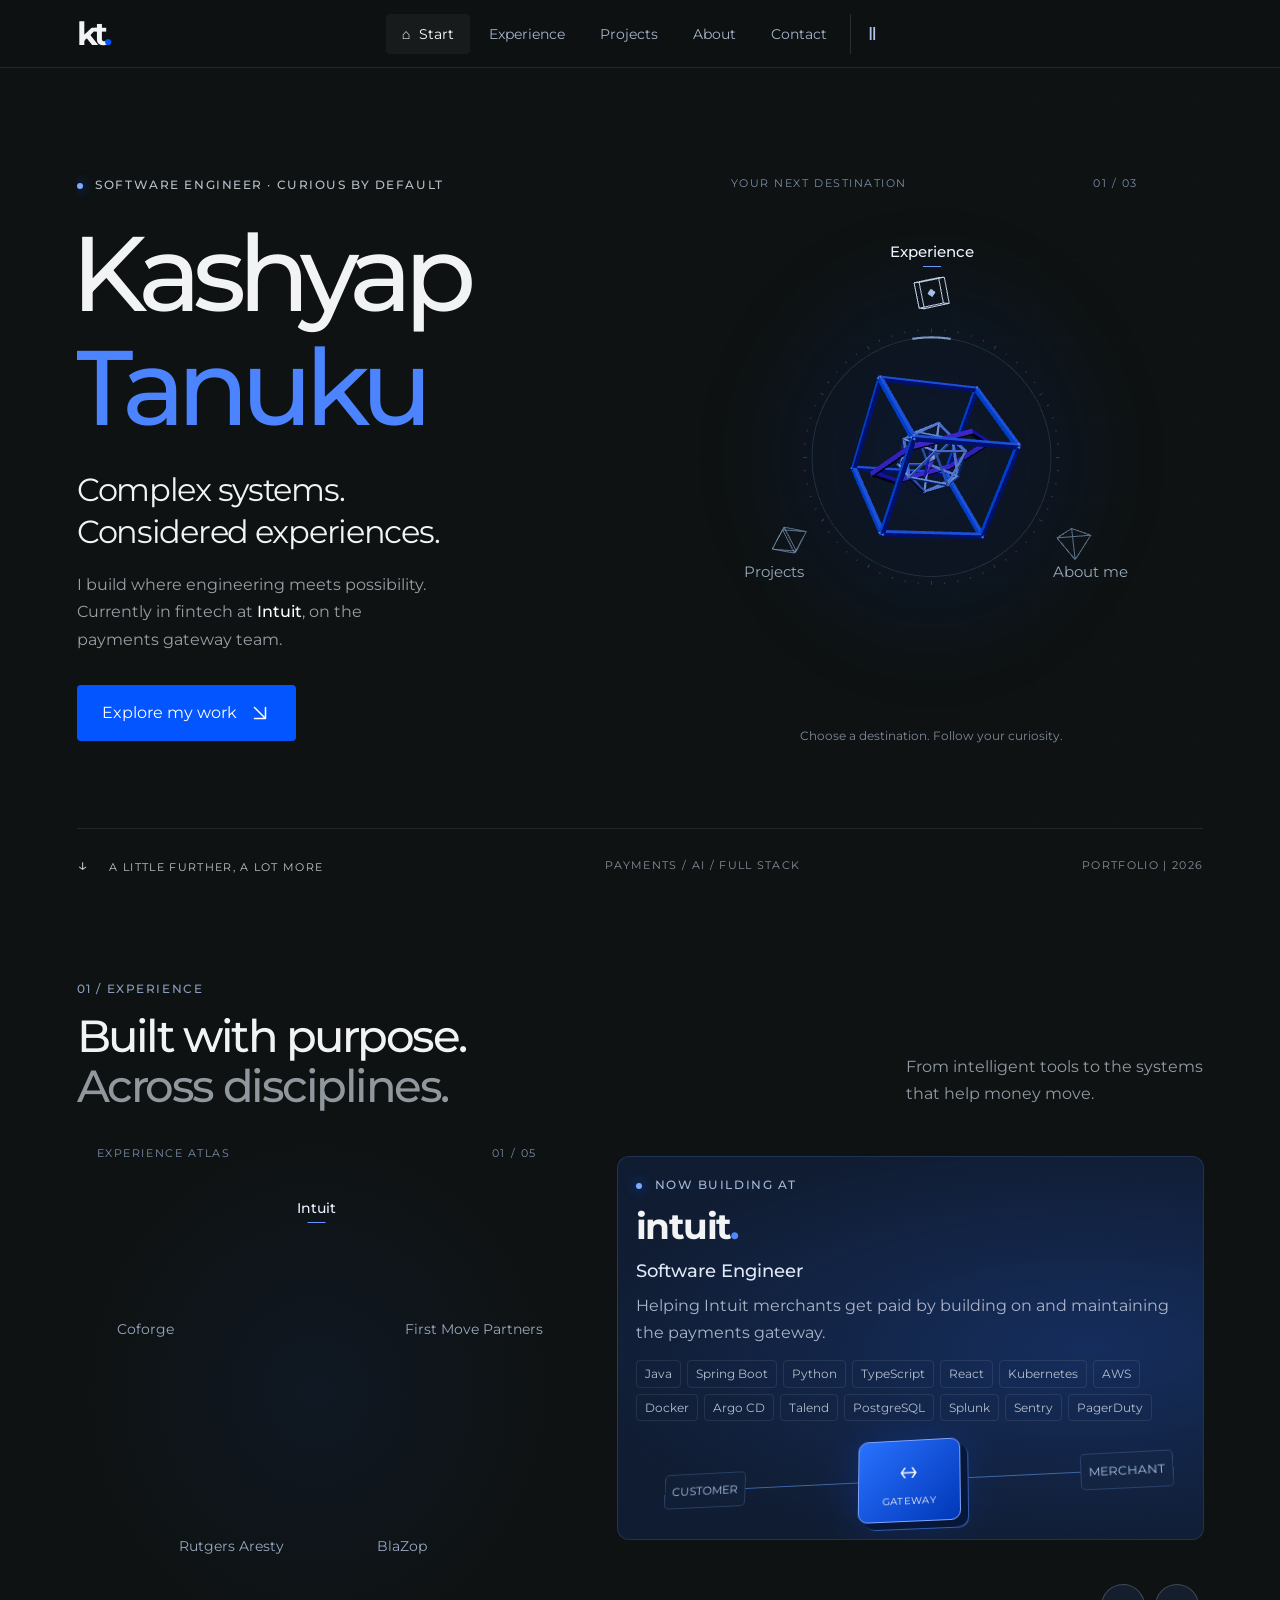
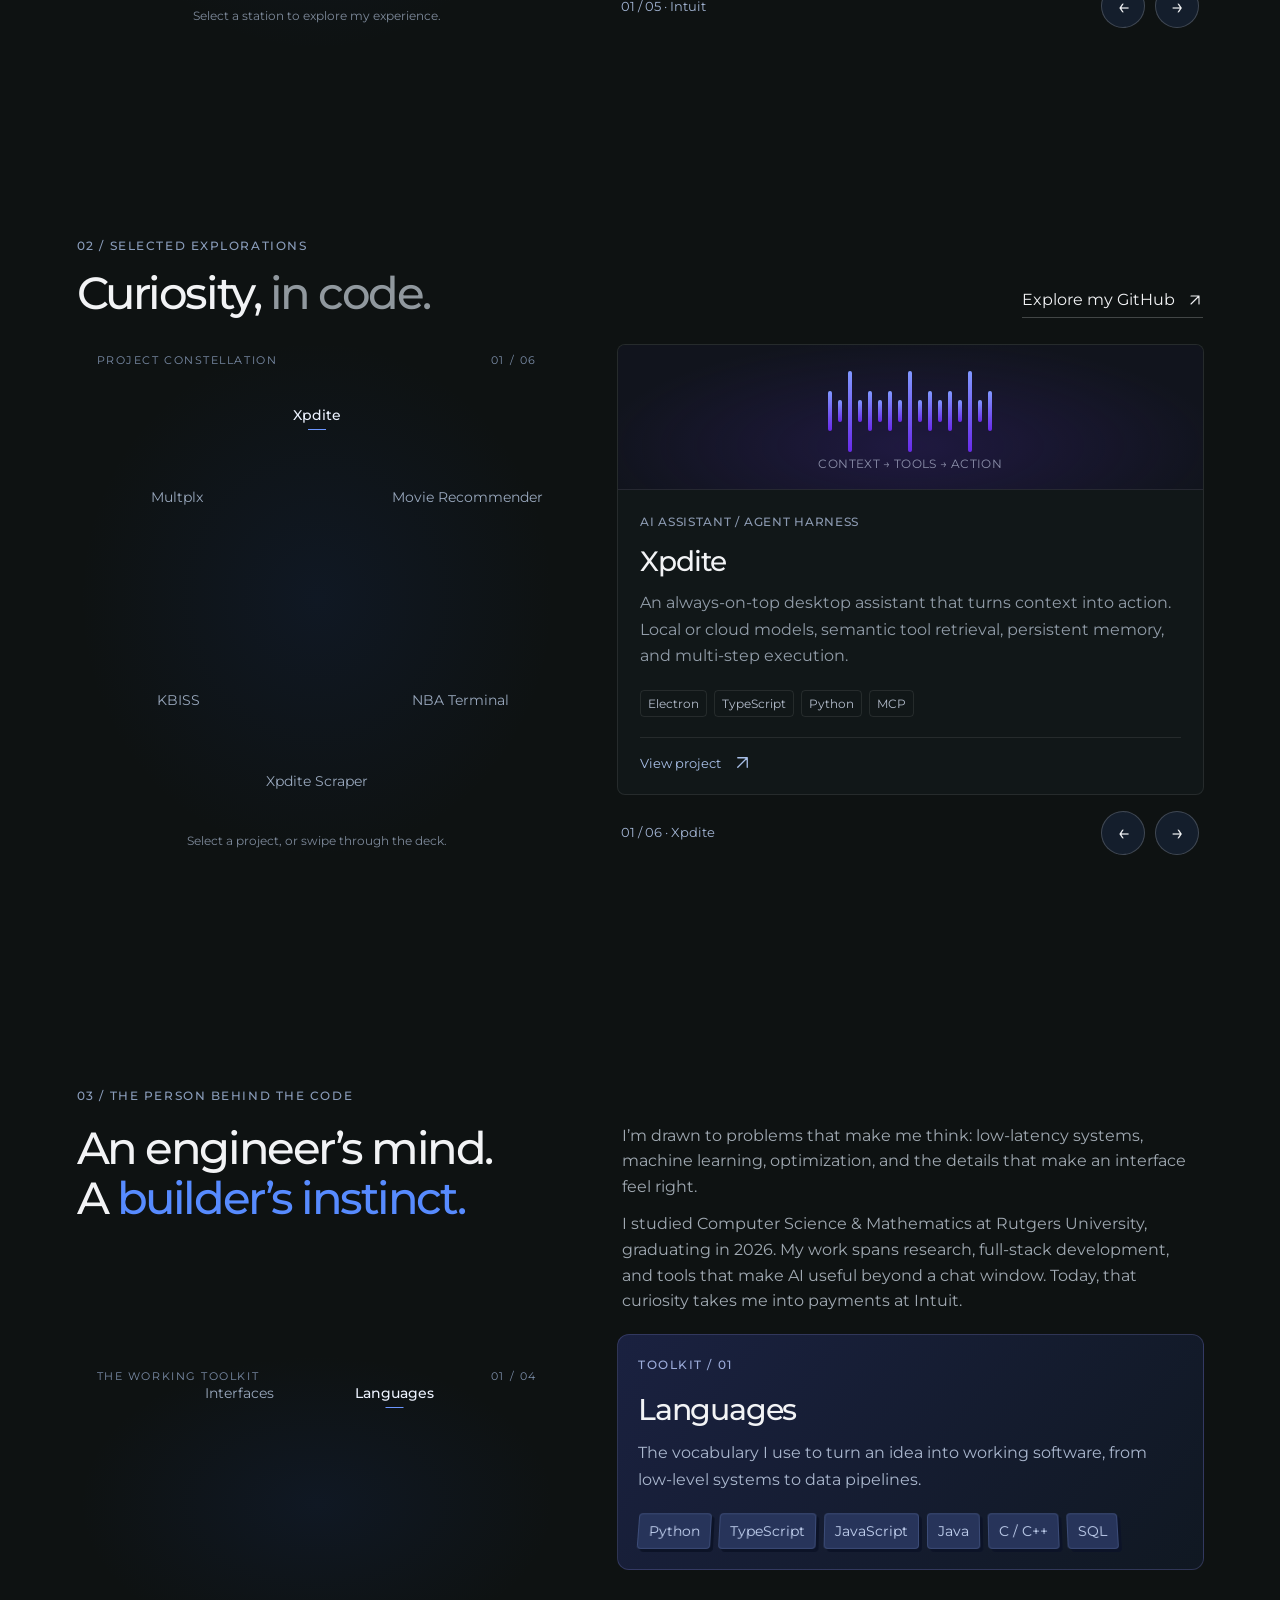
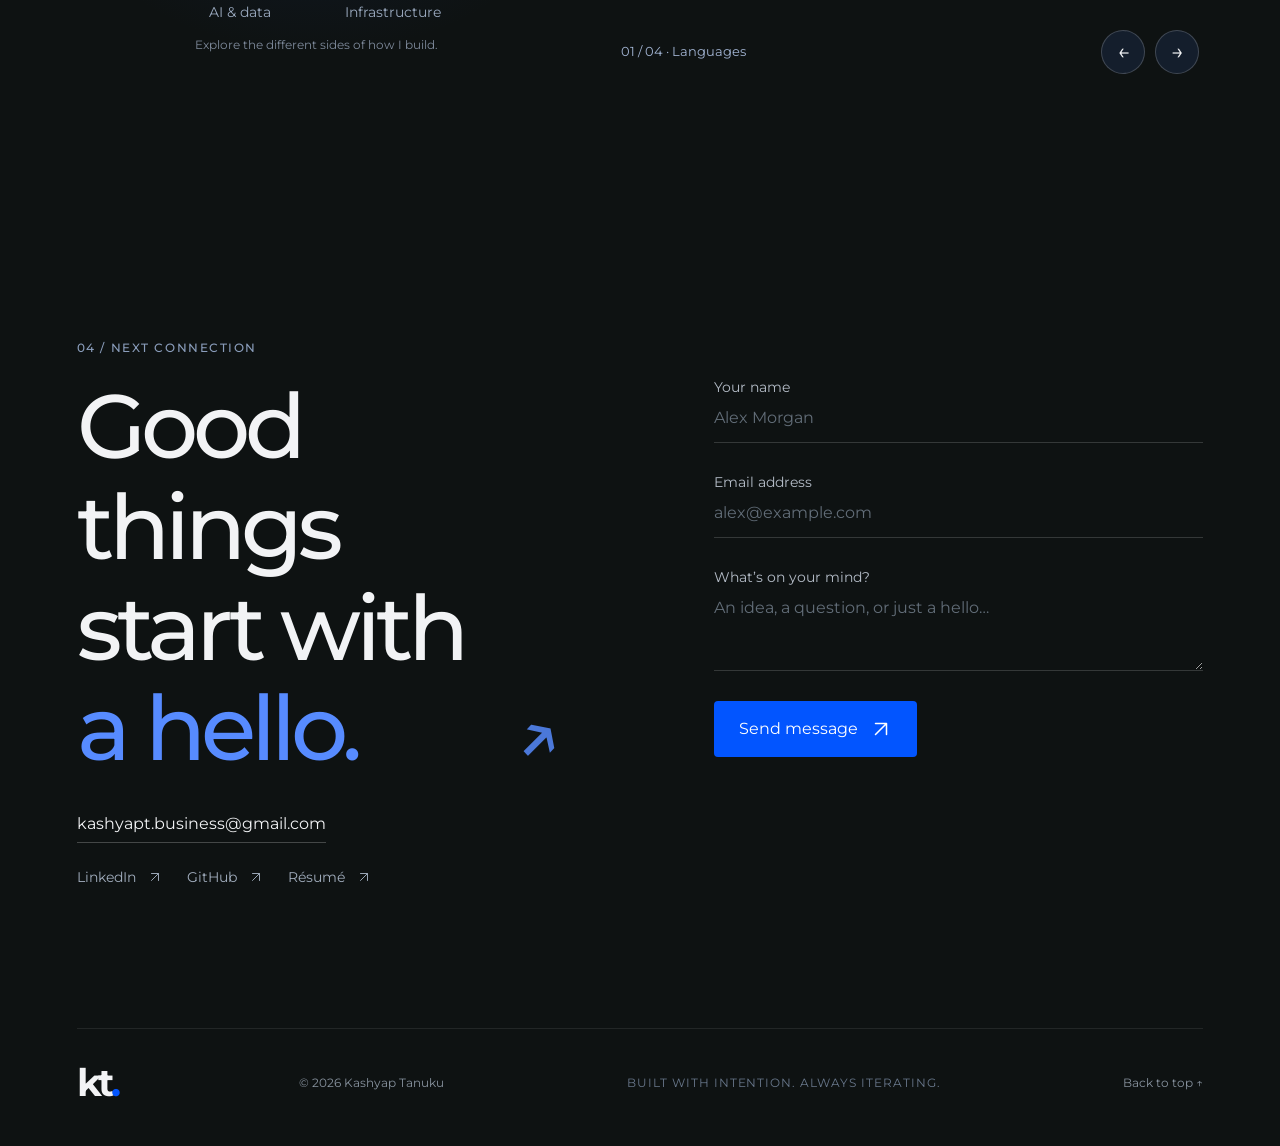
<file: index.html>
<!doctype html>
<html lang="en">
  <head>
    <meta charset="UTF-8" />
    <meta name="viewport" content="width=device-width, initial-scale=1.0" />
    <meta name="theme-color" content="#0e1212" />
    <meta
      name="description"
      content="Kashyap Tanuku | software engineer at Intuit, building on the payments gateway team. Exploring the intersection of systems, AI, and thoughtful interfaces."
    />
    <title>Kashyap Tanuku | Software Engineer</title>
    <link rel="icon" type="image/png" href="icons/kashPfpFit.png" />
    <link rel="preconnect" href="https://fonts.googleapis.com" />
    <link rel="preconnect" href="https://fonts.gstatic.com" crossorigin />
    <link
      href="https://fonts.googleapis.com/css2?family=Montserrat:wght@400;450;500;550;600;650;700&display=swap"
      rel="stylesheet"
    />
    <link rel="stylesheet" href="vendor/lenis.css" />
    <link rel="stylesheet" href="style.css?v=20260907.1" />
    <link rel="stylesheet" href="spatial.css?v=20260906.15" />
    <link rel="stylesheet" href="responsive.css?v=20260907.1" />
    <script src="script.js?v=20260907.1" type="module"></script>
  </head>
  <body>
    <a class="skip-link" href="#main">Skip to content</a>
    <div class="scroll-progress" aria-hidden="true"></div>
    <header class="site-header">
      <a class="wordmark" href="#home" aria-label="Kashyap Tanuku, home"
        >kt<span>.</span></a
      >
      <nav class="journey-dock" aria-label="Portfolio chapters">
        <a href="#home" aria-label="Introduction" data-chapter="home"
          ><span aria-hidden="true">⌂</span
          ><span class="dock-label">Start</span></a
        >
        <a href="#work" data-chapter="work"
          ><span class="dock-label">Experience</span></a
        >
        <a href="#projects" data-chapter="projects"
          ><span class="dock-label">Projects</span></a
        >
        <a href="#about" data-chapter="about"
          ><span class="dock-label">About</span></a
        >
        <a href="#contact" data-chapter="contact"
          ><span class="dock-label">Contact</span></a
        >
        <button
          id="motion-toggle"
          type="button"
          aria-pressed="false"
          aria-label="Pause motion"
        >
          Ⅱ
        </button>
      </nav>
    </header>
    <main id="main">
      <section
        class="hero section-shell"
        id="home"
        aria-labelledby="hero-title"
      >
        <div class="hero-grid" aria-hidden="true"></div>
        <div class="hero-copy">
          <div class="eyebrow">
            <span class="status-dot"></span> SOFTWARE ENGINEER · CURIOUS BY
            DEFAULT
          </div>
          <h1 id="hero-title">
            Kashyap<br /><span>Tanuku</span>
          </h1>
          <p class="hero-statement">
            Complex systems.<br />Considered experiences.
          </p>
          <p class="hero-description">
            I build where engineering meets possibility.<br />Currently in
            fintech at <strong>Intuit</strong>, on the<br
              class="desktop-break"
            />
            payments gateway team.
          </p>
          <a class="button button-primary" href="#work"
            >Explore my work
            <span aria-hidden="true"
              ><svg
                class="link-arrow arrow-down"
                viewBox="0 0 24 24"
                fill="none"
              >
                <path d="M6 18L18 6M6 6h12v12" /></svg></span
          ></a>
        </div>
        <div
          class="hero-art scene-slot"
          id="hero-art"
          data-scene="home"
          aria-label="Explore the portfolio in 3D"
        >
          <div class="scene-caption">
            <span>YOUR NEXT DESTINATION</span><span>01 / 03</span>
          </div>
          <div class="art-aura" aria-hidden="true"></div>
          <div class="scene-links">
            <a href="#work" data-node="0">
              Experience <b aria-hidden="true">↗</b></a
            >
            <a href="#projects" data-node="1">
              Projects <b aria-hidden="true">↗</b></a
            >
            <a href="#about" data-node="2">
              About me <b aria-hidden="true">↗</b></a
            >
          </div>
          <p class="scene-instruction">
            Choose a destination. Follow your curiosity.
          </p>
        </div>
        <div class="hero-footer">
          <a href="#work"
            ><span class="scroll-arrow" aria-hidden="true">↓</span> A LITTLE
            FURTHER, A LOT MORE</a
          ><span>PAYMENTS / AI / FULL STACK</span
          ><span class="portfolio-index">PORTFOLIO | 2026</span>
        </div>
      </section>
      <section
        class="work section-shell section-space"
        id="work"
        aria-labelledby="work-title"
      >
        <div class="section-heading reveal">
          <div>
            <p class="eyebrow section-label">01 / EXPERIENCE</p>
            <h2 id="work-title">
              Built with purpose.<br /><span class="muted"
                >Across disciplines.</span
              >
            </h2>
          </div>
          <p>
            From intelligent tools to the systems<br />that help money move.
          </p>
        </div>
        <article class="featured-work tilt-card reveal">
          <div class="featured-copy">
            <p class="eyebrow">
              <span class="status-dot"></span> NOW BUILDING AT
            </p>
            <h3>intuit<span class="intuit-dot">.</span></h3>
            <h4>Software Engineer</h4>
            <p>
              Helping Intuit merchants get paid by building on and maintaining
              the payments gateway.
            </p>
            <div class="tags">
              <span>Java</span><span>Spring Boot</span><span>Python</span>
              <span>TypeScript</span><span>React</span><span>Kubernetes</span>
              <span>AWS</span><span>Docker</span><span>Argo CD</span>
              <span>Talend</span><span>PostgreSQL</span><span>Splunk</span>
              <span>Sentry</span><span>PagerDuty</span>
            </div>
          </div>
          <div
            class="payment-visual"
            aria-label="Conceptual payment flow: customer, gateway, and merchant"
          >
            <div class="flow-caption eyebrow">THE CONNECTION THAT COUNTS</div>
            <div class="payment-flow">
              <span class="flow-node">CUSTOMER</span
              ><span class="flow-track" aria-hidden="true"><i></i></span>
              <div class="gateway-node">
                <span aria-hidden="true">↔</span><small>GATEWAY</small>
              </div>
              <span class="flow-track" aria-hidden="true"><i></i></span
              ><span class="flow-node">MERCHANT</span>
            </div>
            <div class="flow-footnote">
              <span class="status-dot"></span> MANY MOVING PARTS. ONE CONNECTED
              EXPERIENCE.
            </div>
          </div>
        </article>
        <div class="experience-list">
          <details class="experience-row reveal">
            <summary>
              <span class="row-index">01</span>
              <div>
                <h3>Coforge</h3>
                <span>AI / ML Engineer Intern</span>
              </div>
              <p>Helping systems understand<br />why things break.</p>
              <span class="expand" aria-hidden="true">+</span>
            </summary>
            <div class="experience-detail">
              <p>
                Built and deployed a root cause analysis engine for large-scale
                microservices, cutting SRE manual resolution time by 66%.
                Combined graph neural networks, causal inference, and
                knowledge-graph retrieval to diagnose failures and generate
                remediation plans.
              </p>
              <div class="tags">
                <span>Graph neural networks</span><span>LightRAG</span
                ><span>Neo4j</span><span>PySpark</span><span>Kubernetes</span
                ><span>vLLM</span>
              </div>
            </div>
          </details>
          <details class="experience-row reveal">
            <summary>
              <span class="row-index">02</span>
              <div>
                <h3>Rutgers Aresty</h3>
                <span>Research Assistant</span>
              </div>
              <p>Real-time interaction.<br />Real scientific exploration.</p>
              <span class="expand" aria-hidden="true">+</span>
            </summary>
            <div class="experience-detail">
              <p>
                Developed a multiplayer system for scientific experiments,
                enabling concurrent interaction with minimal delay through
                non-blocking data streams and time-series logging.
              </p>
              <div class="tags">
                <span>Unity</span><span>C# / .NET</span><span>Firebase</span
                ><span>Concurrent systems</span>
              </div>
            </div>
          </details>
          <details class="experience-row reveal">
            <summary>
              <span class="row-index">03</span>
              <div>
                <h3>BlaZop</h3>
                <span>Software Engineering Intern</span>
              </div>
              <p>Making a platform<br />a little more human.</p>
              <span class="expand" aria-hidden="true">+</span>
            </summary>
            <div class="experience-detail">
              <p>
                Built an AI chatbot for SaaS navigation with Angular and Python.
                Automated training-data generation from internal documentation,
                then fine-tuned LLaMA 3.1 with retrieval-augmented generation
                for context-aware responses. Also built semantic search for
                application architecture templates.
              </p>
              <div class="tags">
                <span>Angular</span><span>Python</span><span>LLaMA 3.1</span
                ><span>LangChain</span><span>ChromaDB</span><span>CLIP</span>
              </div>
            </div>
          </details>
          <details class="experience-row reveal">
            <summary>
              <span class="row-index">04</span>
              <div>
                <h3>First Move Partners</h3>
                <span>Software Engineering Intern</span>
              </div>
              <p>Clearer information.<br />Better hospital operations.</p>
              <span class="expand" aria-hidden="true">+</span>
            </summary>
            <div class="experience-detail">
              <p>
                Built a central dashboard for hospital administrators to track
                staff and medical resources in real time.
              </p>
              <div class="tags">
                <span>React</span><span>Node.js</span><span>Express</span
                ><span>MongoDB</span><span>Postman</span>
              </div>
            </div>
          </details>
        </div>
      </section>
      <section
        class="projects section-shell section-space"
        id="projects"
        aria-labelledby="projects-title"
      >
        <div class="section-heading reveal">
          <div>
            <p class="eyebrow section-label">02 / SELECTED EXPLORATIONS</p>
            <h2 id="projects-title">
              Curiosity, <span class="muted">in code.</span>
            </h2>
          </div>
          <a
            class="text-link"
            href="https://github.com/KashyapTan"
            target="_blank"
            rel="noopener noreferrer"
            >Explore my GitHub
            <span aria-hidden="true"
              ><svg class="link-arrow" viewBox="0 0 24 24" fill="none">
                <path d="M6 18L18 6M6 6h12v12" /></svg></span
          ></a>
        </div>
        <div class="project-grid">
          <article class="project-card tilt-card reveal">
            <div class="project-art assistant-art" aria-hidden="true">
              <div class="waveform">
                <i></i><i></i><i></i><i></i><i></i><i></i><i></i><i></i><i></i
                ><i></i><i></i><i></i><i></i><i></i><i></i><i></i><i></i>
              </div>
              <span class="visual-caption">CONTEXT → TOOLS → ACTION</span>
            </div>
            <div class="project-copy">
              <span class="eyebrow">AI ASSISTANT / AGENT HARNESS</span>
              <h3>Xpdite</h3>
              <p>
                An always-on-top desktop assistant that turns context into
                action. Local or cloud models, semantic tool retrieval,
                persistent memory, and multi-step execution.
              </p>
              <div class="tags">
                <span>Electron</span><span>TypeScript</span><span>Python</span
                ><span>MCP</span>
              </div>
              <a
                class="project-source"
                href="https://github.com/KashyapTan/Xpdite"
                target="_blank"
                rel="noopener noreferrer"
                aria-label="View Xpdite on GitHub"
                >View project
                <span aria-hidden="true"
                  ><svg class="link-arrow" viewBox="0 0 24 24" fill="none">
                    <path d="M6 18L18 6M6 6h12v12" /></svg></span
              ></a>
            </div>
          </article>
          <article class="project-card tilt-card reveal">
            <div class="project-art agents-art" aria-hidden="true">
              <svg
                class="agent-diagram"
                viewBox="0 0 480 140"
                aria-hidden="true"
              >
                <path
                  class="agent-wires"
                  d="M240 40V68M80 92V68H400V92M240 68V92"
                />
                <g class="agent-svg-node">
                  <rect x="188" y="8" width="104" height="32" rx="4" />
                  <text x="240" y="29">BROKER</text>
                </g>
                <g class="agent-svg-leaf">
                  <rect x="32" y="92" width="96" height="30" rx="3" />
                  <text x="80" y="112">BUILD</text>
                </g>
                <g class="agent-svg-leaf">
                  <rect x="192" y="92" width="96" height="30" rx="3" />
                  <text x="240" y="112">REVIEW</text>
                </g>
                <g class="agent-svg-leaf">
                  <rect x="352" y="92" width="96" height="30" rx="3" />
                  <text x="400" y="112">RESEARCH</text>
                </g>
              </svg>
              <span class="visual-caption"
                >ONE BROKER. PARALLEL POSSIBILITIES.</span
              >
            </div>
            <div class="project-copy">
              <span class="eyebrow">DEVELOPER TOOLS / AGENT SYSTEMS</span>
              <h3>Multplx</h3>
              <p>
                An agent coordination system for moving multiple software tasks
                forward. Isolated worktrees, durable supervision, and explicit
                human control over delivery.
              </p>
              <div class="tags">
                <span>Agent orchestration</span><span>Worktrees</span
                ><span>Rust</span><span>Shell</span>
              </div>
              <a
                class="project-source"
                href="https://github.com/KashyapTan/Multplx"
                target="_blank"
                rel="noopener noreferrer"
                aria-label="View Multplx on GitHub"
                >View project
                <span aria-hidden="true"
                  ><svg class="link-arrow" viewBox="0 0 24 24" fill="none">
                    <path d="M6 18L18 6M6 6h12v12" /></svg></span
              ></a>
            </div>
          </article>
          <article class="project-card tilt-card reveal">
            <div class="project-art search-art" aria-hidden="true">
              <div class="search-diagram">
                <div class="search-query">
                  ⌕ &nbsp; where does context become action?
                </div>
                <div class="search-result"><span></span><i></i></div>
                <div class="search-result"><span></span><i></i></div>
                <div class="search-result"><span></span><i></i></div>
              </div>
              <span class="visual-caption"
                >YOUR CODEBASE, IN YOUR OWN WORDS.</span
              >
            </div>
            <div class="project-copy">
              <span class="eyebrow">LOCAL SEARCH / DEVELOPER TOOLS</span>
              <h3>KBISS</h3>
              <p>
                Search an entire local repository with natural language. Exact
                matching, BM25, and semantic retrieval bring the right files
                into focus without uploading your code.
              </p>
              <div class="tags">
                <span>TypeScript</span><span>Bun</span><span>BM25</span
                ><span>Local embeddings</span>
              </div>
              <a
                class="project-source"
                href="https://github.com/KashyapTan/knowledge-base-index-search-service"
                target="_blank"
                rel="noopener noreferrer"
                aria-label="View KBISS on GitHub"
                >View project
                <span aria-hidden="true"
                  ><svg class="link-arrow" viewBox="0 0 24 24" fill="none">
                    <path d="M6 18L18 6M6 6h12v12" /></svg></span
              ></a>
            </div>
          </article>
          <article class="project-card tilt-card reveal">
            <div class="project-art scraper-art" aria-hidden="true">
              <div class="scraper-diagram">
                <span>01 <b>HTTP</b><i></i></span
                ><span>02 <b>BROWSER</b><i></i></span
                ><span>03 <b>EXTRACT</b><i></i></span>
              </div>
              <span class="visual-caption">FETCH → EXTRACT → UNDERSTAND</span>
            </div>
            <div class="project-copy">
              <span class="eyebrow">WEB INFRASTRUCTURE / EXTRACTION</span>
              <h3>Xpdite Scraper</h3>
              <p>
                A concurrent, tiered extraction engine behind Xpdite’s web fetch
                tool. Starts with fast HTTP, escalates when needed, and exposes
                timing through terminal and web interfaces.
              </p>
              <div class="tags">
                <span>Python</span><span>FastAPI</span><span>Trafilatura</span
                ><span>MCP</span>
              </div>
              <a
                class="project-source"
                href="https://github.com/KashyapTan/xpdite-scraper"
                target="_blank"
                rel="noopener noreferrer"
                aria-label="View Xpdite Scraper on GitHub"
                >View project
                <span aria-hidden="true"
                  ><svg class="link-arrow" viewBox="0 0 24 24" fill="none">
                    <path d="M6 18L18 6M6 6h12v12" /></svg></span
              ></a>
            </div>
          </article>
          <article class="project-card tilt-card reveal">
            <div class="project-art analytics-art" aria-hidden="true">
              <div class="chart-bars">
                <i></i><i></i><i></i><i></i><i></i><i></i><i></i><i></i><i></i
                ><i></i><i></i><i></i>
              </div>
              <span class="visual-caption">DATA → PATTERNS → PREDICTIONS</span>
            </div>
            <div class="project-copy">
              <span class="eyebrow">MACHINE LEARNING / SPORTS</span>
              <h3>NBA Terminal</h3>
              <p>
                A desktop NBA research and analytics suite. Explore player
                stats, team defense, and projections powered by an XGBoost model
                and custom Zone Matchup Score.
              </p>
              <div class="tags">
                <span>Python</span><span>PyQt</span><span>XGBoost</span
                ><span>NBA API</span>
              </div>
              <a
                class="project-source"
                href="https://github.com/KashyapTan/NBA-Terminal"
                target="_blank"
                rel="noopener noreferrer"
                aria-label="View NBA Terminal on GitHub"
                >View project
                <span aria-hidden="true"
                  ><svg class="link-arrow" viewBox="0 0 24 24" fill="none">
                    <path d="M6 18L18 6M6 6h12v12" /></svg></span
              ></a>
            </div>
          </article>
          <article class="project-card tilt-card reveal">
            <div class="project-art matrix-art" aria-hidden="true">
              <div class="matrix-grid"></div>
              <span class="visual-caption"
                >HISTORY → SIMILARITY → DISCOVERY</span
              >
            </div>
            <div class="project-copy">
              <span class="eyebrow">MACHINE LEARNING / DISCOVERY</span>
              <h3>Movie Recommender</h3>
              <p>
                Finding the next great watch through viewing history and
                ratings. A matrix factorization pipeline built with Apache Spark
                on the Netflix Prize dataset.
              </p>
              <div class="tags">
                <span>Apache Spark</span><span>Python</span><span>SVD</span
                ><span>NumPy</span>
              </div>
              <span class="project-note">RECOMMENDER SYSTEMS EXPLORATION</span>
            </div>
          </article>
        </div>
      </section>
      <section
        class="about section-shell section-space"
        id="about"
        aria-labelledby="about-title"
      >
        <div class="about-intro reveal">
          <p class="eyebrow section-label">03 / THE PERSON BEHIND THE CODE</p>
          <h2 id="about-title">
            An engineer’s mind.<br />A
            <span class="blue-text">builder’s instinct.</span>
          </h2>
          <div class="about-body">
            <p>
              I’m drawn to problems that make me think: low-latency systems,
              machine learning, optimization, and the details that make an
              interface feel right.
            </p>
            <p>
              I studied Computer Science &amp; Mathematics at Rutgers
              University, graduating in 2026. My work spans research, full-stack
              development, and tools that make AI useful beyond a chat window.
              Today, that curiosity takes me into payments at Intuit.
            </p>
          </div>
        </div>
        <div class="toolkit reveal">
          <div class="toolkit-heading">
            <p class="eyebrow">MY WORKING TOOLKIT</p>
            <span aria-hidden="true">[ ALWAYS EVOLVING ]</span>
          </div>
          <div class="skill-row">
            <span>01 / LANGUAGES</span>
            <p>Python · TypeScript · JavaScript · Java · C / C++ · SQL</p>
          </div>
          <div class="skill-row">
            <span>02 / INTERFACES</span>
            <p>React · Angular · HTML / CSS · Tailwind · Figma · GSAP</p>
          </div>
          <div class="skill-row">
            <span>03 / AI & DATA</span>
            <p>PyTorch · TensorFlow · LangChain · Spark · MongoDB · Firebase</p>
          </div>
          <div class="skill-row">
            <span>04 / INFRASTRUCTURE</span>
            <p>Docker · Kubernetes · AWS · Azure · GCP · Git · Linux</p>
          </div>
        </div>
      </section>
      <section
        class="contact section-shell section-space"
        id="contact"
        aria-labelledby="contact-title"
      >
        <div class="contact-copy reveal">
          <p class="eyebrow section-label">04 / NEXT CONNECTION</p>
          <h2 id="contact-title">
            Good things<br />start with<br /><span class="blue-text"
              >a hello.</span
            ><span class="contact-arrow" aria-hidden="true">↗</span>
          </h2>
          <a class="email-link" href="mailto:kashyapt.business@gmail.com"
            >kashyapt.business@gmail.com</a
          >
          <div class="social-links">
            <a
              href="https://www.linkedin.com/in/kashyaptanuku/"
              target="_blank"
              rel="noopener noreferrer"
              >LinkedIn
              <span aria-hidden="true"
                ><svg class="link-arrow" viewBox="0 0 24 24" fill="none">
                  <path d="M6 18L18 6M6 6h12v12" /></svg></span></a
            ><a
              href="https://github.com/KashyapTan"
              target="_blank"
              rel="noopener noreferrer"
              >GitHub
              <span aria-hidden="true"
                ><svg class="link-arrow" viewBox="0 0 24 24" fill="none">
                  <path d="M6 18L18 6M6 6h12v12" /></svg></span></a
            ><a
              href="icons/resume.pdf"
              target="_blank"
              rel="noopener noreferrer"
              >Résumé
              <span aria-hidden="true"
                ><svg class="link-arrow" viewBox="0 0 24 24" fill="none">
                  <path d="M6 18L18 6M6 6h12v12" /></svg></span
            ></a>
          </div>
        </div>
        <form id="contact-form" class="reveal">
          <label for="name">Your name</label
          ><input
            id="name"
            name="name"
            autocomplete="name"
            placeholder="Alex Morgan"
            maxlength="150"
            required
          /><label for="email">Email address</label
          ><input
            id="email"
            name="email"
            type="email"
            autocomplete="email"
            placeholder="alex@example.com"
            required
          /><label for="message">What’s on your mind?</label
          ><textarea
            id="message"
            name="message"
            rows="3"
            maxlength="5000"
            placeholder="An idea, a question, or just a hello…"
            required
          ></textarea
          ><button class="button button-primary" type="submit">
            Send message
            <span aria-hidden="true"
              ><svg class="link-arrow" viewBox="0 0 24 24" fill="none">
                <path d="M6 18L18 6M6 6h12v12" /></svg
            ></span>
          </button>
          <p id="form-status" role="status" aria-live="polite"></p>
          <noscript
            ><p>
              Please email me using the link alongside this form.
            </p></noscript
          >
        </form>
      </section>
    </main>
    <footer class="site-footer section-shell">
      <a class="wordmark" href="#home" aria-label="Back to top"
        >kt<span>.</span></a
      >
      <p>© <span id="year">2026</span> Kashyap Tanuku</p>
      <span>BUILT WITH INTENTION. ALWAYS ITERATING.</span
      ><a href="#home">Back to top ↑</a>
    </footer>
  </body>
</html>
</file>
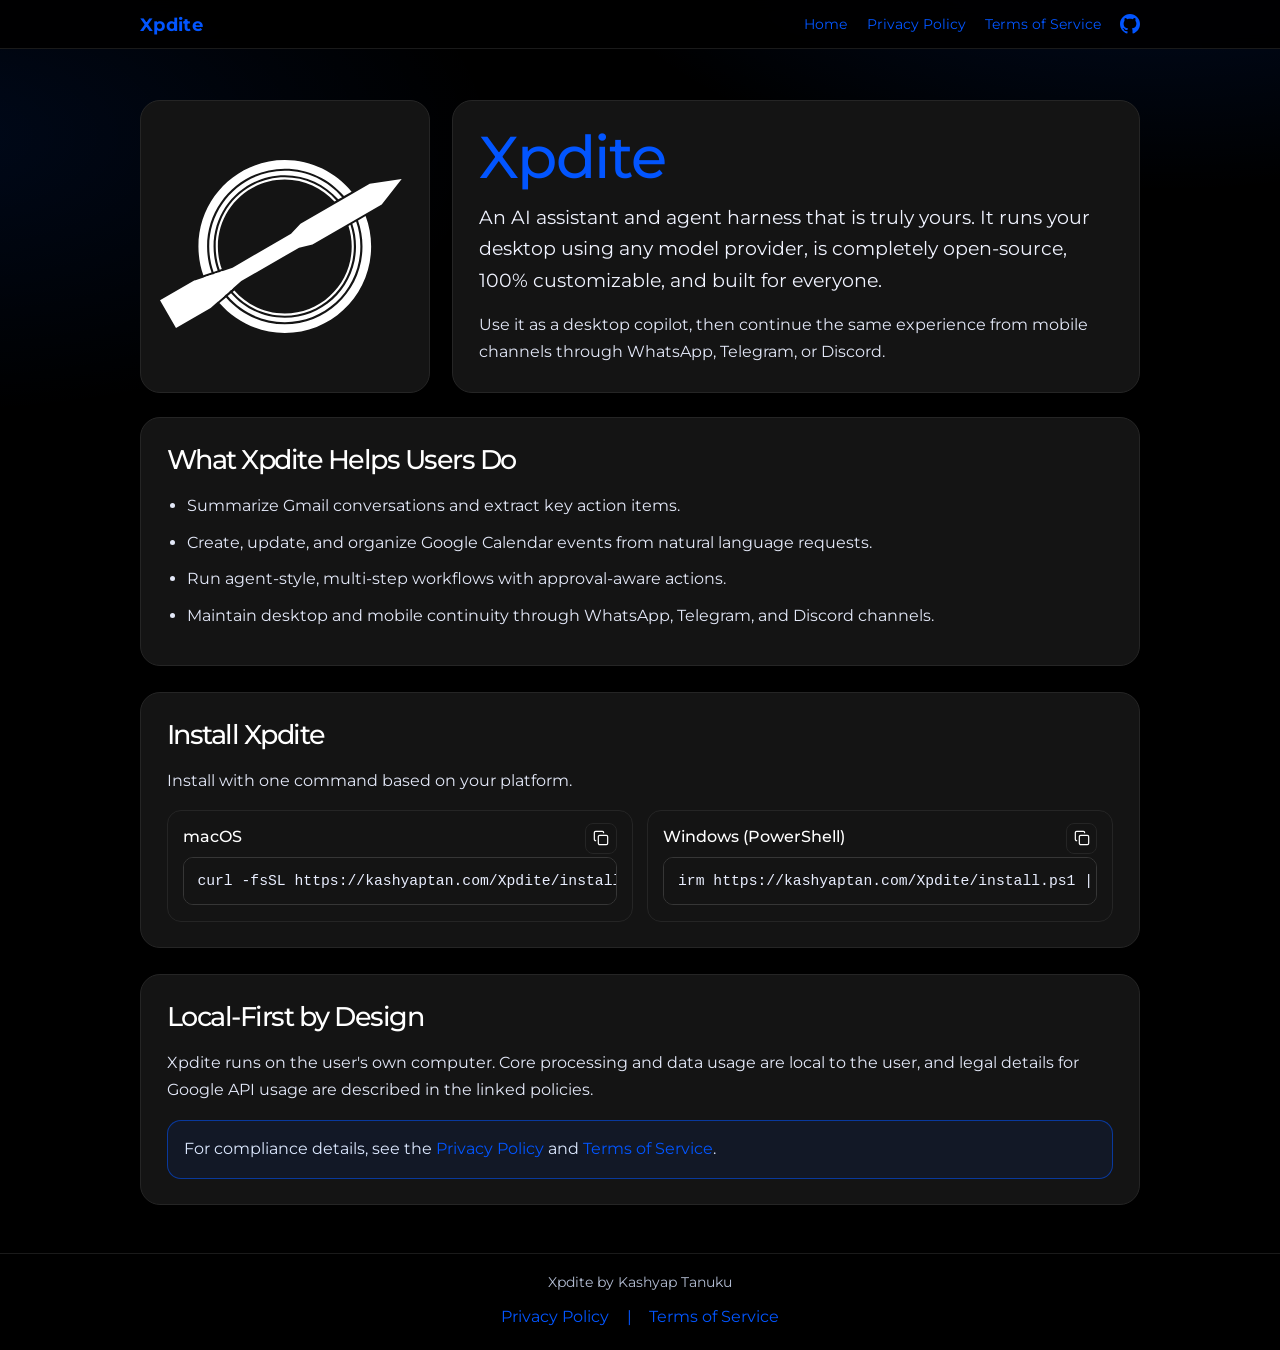
<file: Xpdite/index.html>
<!DOCTYPE html>
<html lang="en">
<head>
    <meta charset="UTF-8">
    <meta name="viewport" content="width=device-width, initial-scale=1.0">
    <meta name="description" content="Xpdite is an AI-powered desktop assistant and agent harness for Gmail summaries, Google Calendar scheduling, and local-first workflows.">
    <meta name="robots" content="index, follow">
    <title>Xpdite | Application Home Page</title>
    <link rel="icon" type="images/x-icon" href="../icons/kashPfpFit.png">
    <link href="https://fonts.googleapis.com/css2?family=Montserrat:wght@500;600;700&family=Open+Sans:wght@600&display=swap" rel="stylesheet">
    <link rel="stylesheet" href="../style.css">
    <link rel="stylesheet" href="./xpdite.css">
</head>
<body class="xpdite-body">
    <div class="xpdite-background">
        <header class="xpdite-topbar">
            <div class="xpdite-topbar-inner">
                <a class="xpdite-brand" href="/Xpdite">Xpdite</a>
                <nav class="xpdite-nav" aria-label="Xpdite legal navigation">
                    <a href="/Xpdite">Home</a>
                    <a href="/Xpdite/privacy">Privacy Policy</a>
                    <a href="/Xpdite/tos">Terms of Service</a>
                    <a class="xpdite-github-logo" href="https://github.com/KashyapTan/Xpdite" target="_blank">
                            <svg   width="120" height="120" viewBox="0 0 24 24" fill="none" xmlns="http://www.w3.org/2000/svg">
                                <path
                                id="github-logo" d="M12 0C5.374 0 0 5.373 0 12C0 17.302 3.438 21.8 8.207 23.387C8.806 23.498 9 23.126 9 22.81V20.576C5.662 21.302 4.967 19.16 4.967 19.16C4.421 17.773 3.634 17.404 3.634 17.404C2.545 16.659 3.717 16.675 3.717 16.675C4.922 16.759 5.556 17.912 5.556 17.912C6.626 19.746 8.363 19.216 9.048 18.909C9.155 18.134 9.466 17.604 9.81 17.305C7.145 17 4.343 15.971 4.343 11.374C4.343 10.063 4.812 8.993 5.579 8.153C5.455 7.85 5.044 6.629 5.696 4.977C5.696 4.977 6.704 4.655 8.997 6.207C9.954 5.941 10.98 5.808 12 5.803C13.02 5.808 14.047 5.941 15.006 6.207C17.297 4.655 18.303 4.977 18.303 4.977C18.956 6.63 18.545 7.851 18.421 8.153C19.191 8.993 19.656 10.064 19.656 11.374C19.656 15.983 16.849 16.998 14.177 17.295C14.607 17.667 15 18.397 15 19.517V22.81C15 23.129 15.192 23.504 15.801 23.386C20.566 21.797 24 17.3 24 12C24 5.373 18.627 0 12 0Z"
                                />
                            </svg>
                        </a>
                </nav>
            </div>
        </header>

        <main class="xpdite-shell">
            <section class="xpdite-hero" aria-labelledby="xpdite-title">
                <div class="xpdite-logo-card">
                    <img class="xpdite-logo" src="../icons/xpdite-logo-black-bg.svg" alt="Xpdite logo">
                </div>

                <article class="xpdite-card">
                    <h1 class="xpdite-title" id="xpdite-title">Xpdite</h1>
                    <p class="xpdite-subtitle">
                        An AI assistant and agent harness that is truly yours. 
                        It runs your desktop using any model provider, is completely open-source, 100% customizable, 
                        and built for everyone. 
                    </p>
                    <p class="xpdite-body-text">
                        Use it as a desktop copilot, then continue the same experience 
                        from mobile channels through WhatsApp, Telegram, or Discord.
                    </p>
                </article>
            </section>

            <section class="xpdite-card" aria-labelledby="features-title">
                <h2 class="xpdite-section-title" id="features-title">What Xpdite Helps Users Do</h2>
                <ul class="xpdite-list">
                    <li>Summarize Gmail conversations and extract key action items.</li>
                    <li>Create, update, and organize Google Calendar events from natural language requests.</li>
                    <li>Run agent-style, multi-step workflows with approval-aware actions.</li>
                    <li>Maintain desktop and mobile continuity through WhatsApp, Telegram, and Discord channels.</li>
                </ul>
            </section>

            <section class="xpdite-card" aria-labelledby="install-title">
                <h2 class="xpdite-section-title" id="install-title">Install Xpdite</h2>
                <p class="xpdite-body-text">
                    Install with one command based on your platform.
                </p>
                <div class="xpdite-install-grid">
                    <article class="xpdite-install-item" aria-label="Install on macOS">
                        <h3 class="xpdite-install-label">macOS</h3>
                        <button
                            class="xpdite-copy-btn"
                            type="button"
                            aria-label="Copy macOS install command"
                            data-copy-command="curl -fsSL https://kashyaptan.com/Xpdite/install.sh | bash"
                        >
                            <svg width="24" height="24" viewBox="0 0 24 24" fill="none" stroke="currentColor" stroke-width="2" stroke-linecap="round" stroke-linejoin="round" aria-hidden="true" focusable="false" xmlns="http://www.w3.org/2000/svg">
                                <rect width="14" height="14" x="8" y="8" rx="2" ry="2"></rect>
                                <path d="M4 16c-1.1 0-2-.9-2-2V4c0-1.1.9-2 2-2h10c1.1 0 2 .9 2 2"></path>
                            </svg>
                        </button>
                        <pre class="xpdite-code-block"><code>curl -fsSL https://kashyaptan.com/Xpdite/install.sh | bash</code></pre>
                    </article>
                    <article class="xpdite-install-item" aria-label="Install on Windows PowerShell">
                        <h3 class="xpdite-install-label">Windows (PowerShell)</h3>
                        <button
                            class="xpdite-copy-btn"
                            type="button"
                            aria-label="Copy Windows install command"
                            data-copy-command="irm https://kashyaptan.com/Xpdite/install.ps1 | iex"
                        >
                            <svg width="24" height="24" viewBox="0 0 24 24" fill="none" stroke="currentColor" stroke-width="2" stroke-linecap="round" stroke-linejoin="round" aria-hidden="true" focusable="false" xmlns="http://www.w3.org/2000/svg">
                                <rect width="14" height="14" x="8" y="8" rx="2" ry="2"></rect>
                                <path d="M4 16c-1.1 0-2-.9-2-2V4c0-1.1.9-2 2-2h10c1.1 0 2 .9 2 2"></path>
                            </svg>
                        </button>
                        <pre class="xpdite-code-block"><code>irm https://kashyaptan.com/Xpdite/install.ps1 | iex</code></pre>
                    </article>
                </div>
            </section>

            <section class="xpdite-card" aria-labelledby="privacy-overview-title">
                <h2 class="xpdite-section-title" id="privacy-overview-title">Local-First by Design</h2>
                <p class="xpdite-body-text">
                    Xpdite runs on the user's own computer. Core processing and data usage are local to the user,
                    and legal details for Google API usage are described in the linked policies.
                </p>
                <p class="xpdite-note">
                    For compliance details, see the
                    <a class="xpdite-link" href="/Xpdite/privacy">Privacy Policy</a>
                    and
                    <a class="xpdite-link" href="/Xpdite/tos">Terms of Service</a>.
                </p>
            </section>
        </main>

        <footer class="xpdite-footer">
            <div class="xpdite-footer-inner">
                <span class="xpdite-footer-copy">Xpdite by Kashyap Tanuku</span>
                <div class="xpdite-footer-links">
                    <a href="/Xpdite/privacy">Privacy Policy</a>
                    <p class="xpdite-footer-divider">|</p>
                    <a href="/Xpdite/tos">Terms of Service</a>
                </div>
            </div>
        </footer>
    </div>

    <script>
        (function () {
            var copyButtons = document.querySelectorAll('.xpdite-copy-btn');

            function copyText(value) {
                if (navigator.clipboard && window.isSecureContext) {
                    return navigator.clipboard.writeText(value);
                }

                return new Promise(function (resolve, reject) {
                    var helper = document.createElement('textarea');
                    helper.value = value;
                    helper.setAttribute('readonly', '');
                    helper.style.position = 'fixed';
                    helper.style.top = '-9999px';
                    helper.style.left = '-9999px';
                    document.body.appendChild(helper);
                    helper.focus();
                    helper.select();

                    try {
                        var didCopy = document.execCommand('copy');
                        document.body.removeChild(helper);
                        if (!didCopy) {
                            reject(new Error('Copy command did not succeed'));
                            return;
                        }
                        resolve();
                    } catch (error) {
                        document.body.removeChild(helper);
                        reject(error);
                    }
                });
            }

            copyButtons.forEach(function (button) {
                var defaultLabel = button.getAttribute('aria-label') || 'Copy command';

                button.addEventListener('click', function () {
                    var command = button.getAttribute('data-copy-command');
                    if (!command) {
                        return;
                    }

                    copyText(command)
                        .then(function () {
                            button.classList.add('is-copied');
                            button.setAttribute('aria-label', 'Copied');

                            window.setTimeout(function () {
                                button.classList.remove('is-copied');
                                button.setAttribute('aria-label', defaultLabel);
                            }, 1500);
                        })
                        .catch(function () {
                            button.classList.add('is-copy-failed');

                            window.setTimeout(function () {
                                button.classList.remove('is-copy-failed');
                            }, 1500);
                        });
                });
            });
        })();
    </script>
</body>
</html>
</file>
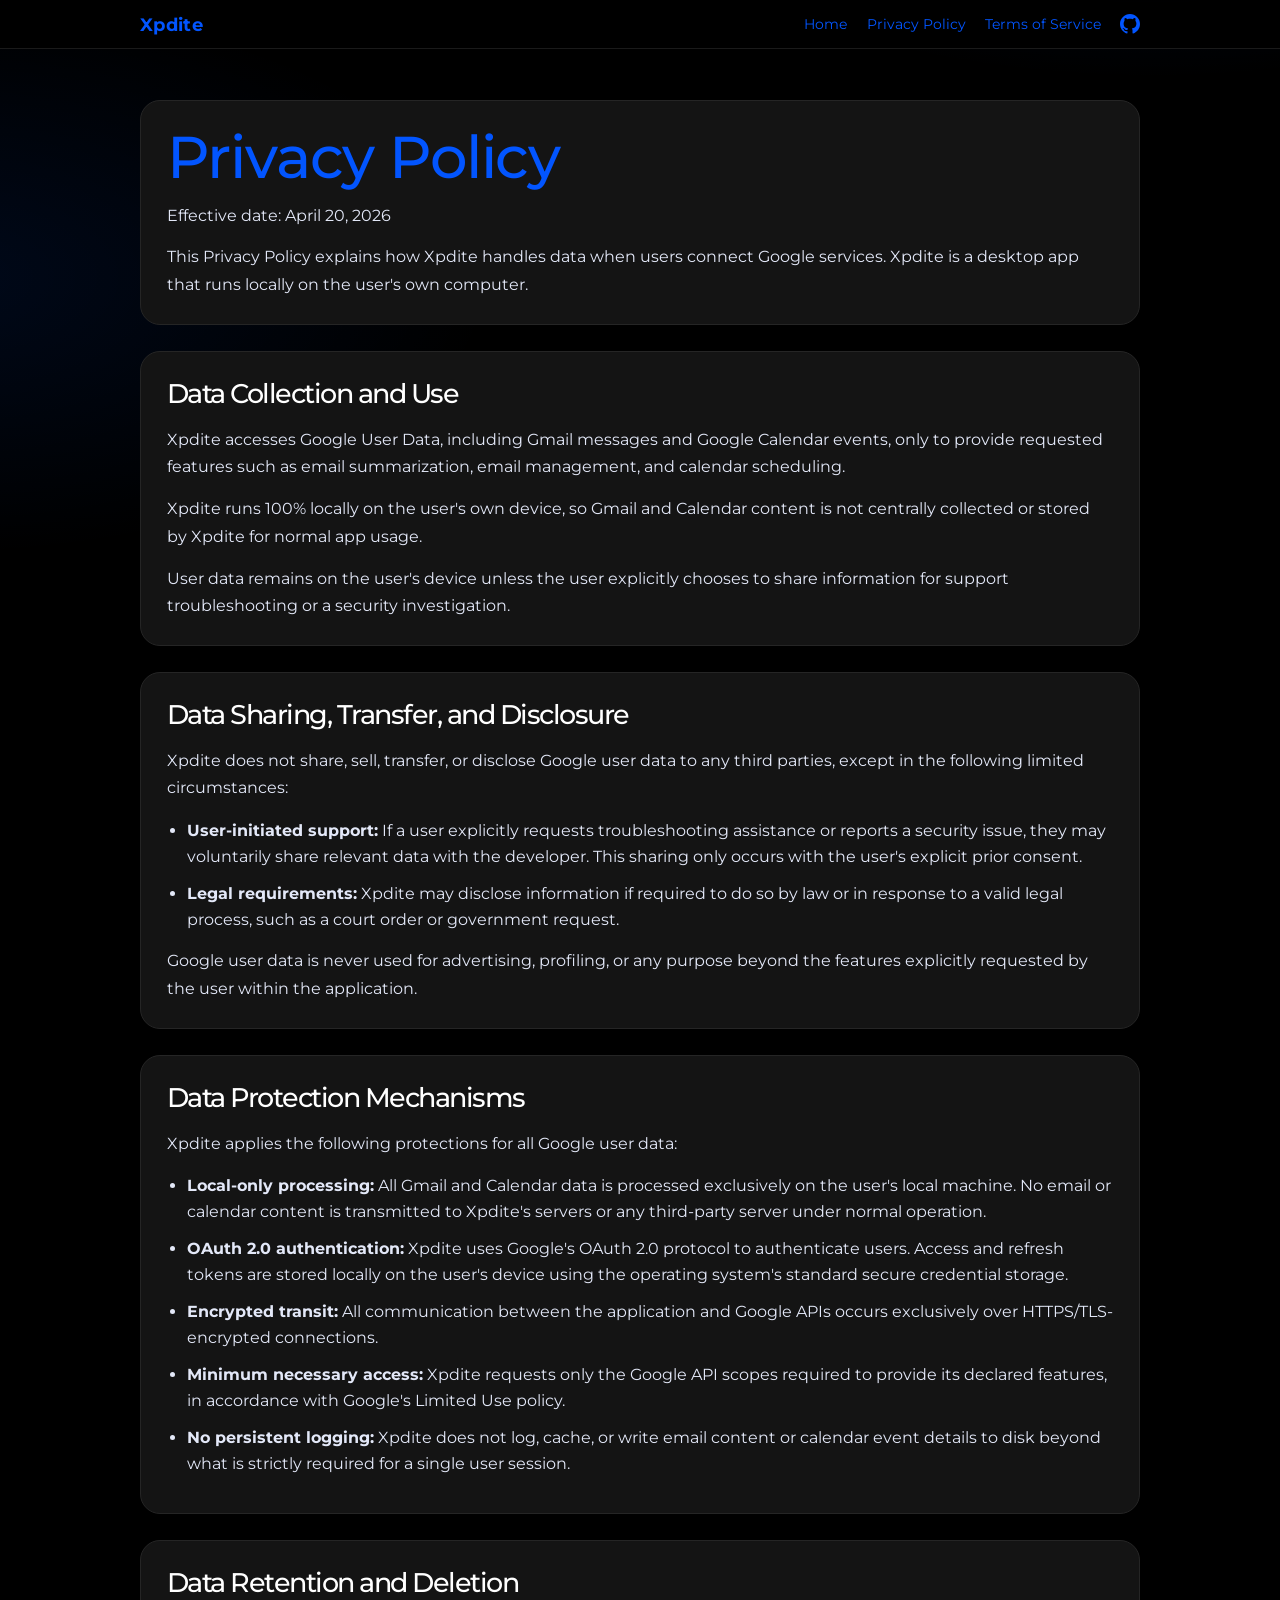
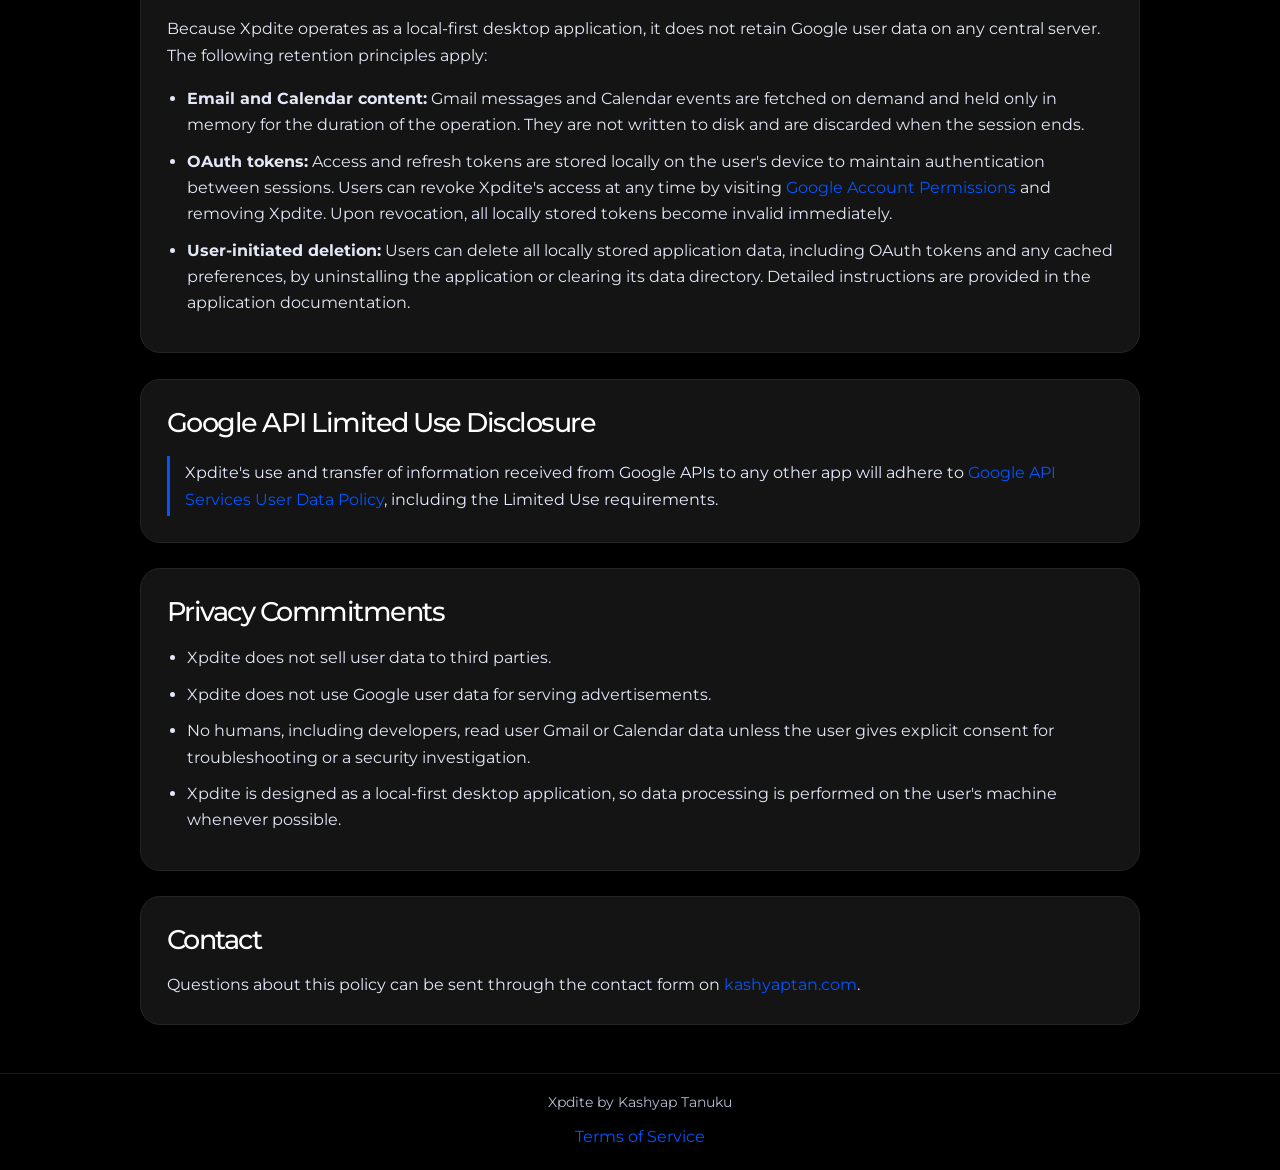
<file: Xpdite/privacy/index.html>
<!DOCTYPE html>
<html lang="en">
<head>
    <meta charset="UTF-8">
    <meta name="viewport" content="width=device-width, initial-scale=1.0">
    <meta name="description" content="Xpdite Privacy Policy for Google OAuth restricted scope verification.">
    <meta name="robots" content="index, follow">
    <title>Xpdite | Privacy Policy</title>
    <link rel="icon" type="images/x-icon" href="../../icons/kashPfpFit.png">
    <link href="https://fonts.googleapis.com/css2?family=Montserrat:wght@500;600;700&family=Open+Sans:wght@600&display=swap" rel="stylesheet">
    <link rel="stylesheet" href="../../style.css">
    <link rel="stylesheet" href="../xpdite.css">
</head>
<body class="xpdite-body">
    <div class="xpdite-background">
        <header class="xpdite-topbar">
            <div class="xpdite-topbar-inner">
                <a class="xpdite-brand" href="/Xpdite">Xpdite</a>
                <nav class="xpdite-nav" aria-label="Xpdite legal navigation">
                    <a href="/Xpdite">Home</a>
                    <a href="/Xpdite/privacy" aria-current="page">Privacy Policy</a>
                    <a href="/Xpdite/tos">Terms of Service</a>
                    <a class="xpdite-github-logo" href="https://github.com/KashyapTan/Xpdite" target="_blank">
                            <svg   width="120" height="120" viewBox="0 0 24 24" fill="none" xmlns="http://www.w3.org/2000/svg">
                                <path
                                id="github-logo" d="M12 0C5.374 0 0 5.373 0 12C0 17.302 3.438 21.8 8.207 23.387C8.806 23.498 9 23.126 9 22.81V20.576C5.662 21.302 4.967 19.16 4.967 19.16C4.421 17.773 3.634 17.404 3.634 17.404C2.545 16.659 3.717 16.675 3.717 16.675C4.922 16.759 5.556 17.912 5.556 17.912C6.626 19.746 8.363 19.216 9.048 18.909C9.155 18.134 9.466 17.604 9.81 17.305C7.145 17 4.343 15.971 4.343 11.374C4.343 10.063 4.812 8.993 5.579 8.153C5.455 7.85 5.044 6.629 5.696 4.977C5.696 4.977 6.704 4.655 8.997 6.207C9.954 5.941 10.98 5.808 12 5.803C13.02 5.808 14.047 5.941 15.006 6.207C17.297 4.655 18.303 4.977 18.303 4.977C18.956 6.63 18.545 7.851 18.421 8.153C19.191 8.993 19.656 10.064 19.656 11.374C19.656 15.983 16.849 16.998 14.177 17.295C14.607 17.667 15 18.397 15 19.517V22.81C15 23.129 15.192 23.504 15.801 23.386C20.566 21.797 24 17.3 24 12C24 5.373 18.627 0 12 0Z"
                                />
                            </svg>
                        </a>
                </nav>
            </div>
        </header>

        <main class="xpdite-shell">
            <article class="xpdite-legal-card" aria-labelledby="privacy-title">
                <h1 class="xpdite-title" id="privacy-title">Privacy Policy</h1>
                <p class="xpdite-body-text">Effective date: April 20, 2026</p>
                <p class="xpdite-body-text">
                    This Privacy Policy explains how Xpdite handles data when users connect Google services.
                    Xpdite is a desktop app that runs locally on the user's own computer.
                </p>
            </article>

            <article class="xpdite-legal-card" aria-labelledby="collection-title">
                <h2 class="xpdite-section-title" id="collection-title">Data Collection and Use</h2>
                <p class="xpdite-body-text">
                    Xpdite accesses Google User Data, including Gmail messages and Google Calendar events,
                    only to provide requested features such as email summarization, email management, and calendar scheduling.
                </p>
                <p class="xpdite-body-text">
                    Xpdite runs 100% locally on the user's own device, so Gmail and Calendar content is not
                    centrally collected or stored by Xpdite for normal app usage.
                </p>
                <p class="xpdite-body-text">
                    User data remains on the user's device unless the user explicitly chooses to share information
                    for support troubleshooting or a security investigation.
                </p>
            </article>

            <article class="xpdite-legal-card" aria-labelledby="sharing-title">
                <h2 class="xpdite-section-title" id="sharing-title">Data Sharing, Transfer, and Disclosure</h2>
                <p class="xpdite-body-text">
                    Xpdite does not share, sell, transfer, or disclose Google user data to any third parties,
                    except in the following limited circumstances:
                </p>
                <ul class="xpdite-list">
                    <li>
                        <strong>User-initiated support:</strong> If a user explicitly requests troubleshooting assistance
                        or reports a security issue, they may voluntarily share relevant data with the developer.
                        This sharing only occurs with the user's explicit prior consent.
                    </li>
                    <li>
                        <strong>Legal requirements:</strong> Xpdite may disclose information if required to do so
                        by law or in response to a valid legal process, such as a court order or government request.
                    </li>
                </ul>
                <p class="xpdite-body-text">
                    Google user data is never used for advertising, profiling, or any purpose beyond the features
                    explicitly requested by the user within the application.
                </p>
            </article>

            <article class="xpdite-legal-card" aria-labelledby="protection-title">
                <h2 class="xpdite-section-title" id="protection-title">Data Protection Mechanisms</h2>
                <p class="xpdite-body-text">
                    Xpdite applies the following protections for all Google user data:
                </p>
                <ul class="xpdite-list">
                    <li>
                        <strong>Local-only processing:</strong> All Gmail and Calendar data is processed exclusively
                        on the user's local machine. No email or calendar content is transmitted to Xpdite's servers
                        or any third-party server under normal operation.
                    </li>
                    <li>
                        <strong>OAuth 2.0 authentication:</strong> Xpdite uses Google's OAuth 2.0 protocol to
                        authenticate users. Access and refresh tokens are stored locally on the user's device
                        using the operating system's standard secure credential storage.
                    </li>
                    <li>
                        <strong>Encrypted transit:</strong> All communication between the application and Google APIs
                        occurs exclusively over HTTPS/TLS-encrypted connections.
                    </li>
                    <li>
                        <strong>Minimum necessary access:</strong> Xpdite requests only the Google API scopes
                        required to provide its declared features, in accordance with Google's Limited Use policy.
                    </li>
                    <li>
                        <strong>No persistent logging:</strong> Xpdite does not log, cache, or write email content
                        or calendar event details to disk beyond what is strictly required for a single user session.
                    </li>
                </ul>
            </article>

            <article class="xpdite-legal-card" aria-labelledby="retention-title">
                <h2 class="xpdite-section-title" id="retention-title">Data Retention and Deletion</h2>
                <p class="xpdite-body-text">
                    Because Xpdite operates as a local-first desktop application, it does not retain Google user data
                    on any central server. The following retention principles apply:
                </p>
                <ul class="xpdite-list">
                    <li>
                        <strong>Email and Calendar content:</strong> Gmail messages and Calendar events are fetched
                        on demand and held only in memory for the duration of the operation. They are not written
                        to disk and are discarded when the session ends.
                    </li>
                    <li>
                        <strong>OAuth tokens:</strong> Access and refresh tokens are stored locally on the user's
                        device to maintain authentication between sessions. Users can revoke Xpdite's access at
                        any time by visiting
                        <a class="xpdite-link" href="https://myaccount.google.com/permissions" target="_blank" rel="noopener noreferrer">Google Account Permissions</a>
                        and removing Xpdite. Upon revocation, all locally stored tokens become invalid immediately.
                    </li>
                    <li>
                        <strong>User-initiated deletion:</strong> Users can delete all locally stored application
                        data, including OAuth tokens and any cached preferences, by uninstalling the application
                        or clearing its data directory. Detailed instructions are provided in the application documentation.
                    </li>
                </ul>
            </article>

            <article class="xpdite-legal-card" aria-labelledby="limited-use-title">
                <h2 class="xpdite-section-title" id="limited-use-title">Google API Limited Use Disclosure</h2>
                <p class="xpdite-policy-callout">
                    Xpdite's use and transfer of information received from Google APIs to any other app will adhere to
                    <a class="xpdite-link" href="https://developers.google.com/terms/api-services-user-data-policy" target="_blank" rel="noopener noreferrer">Google API Services User Data Policy</a>,
                    including the Limited Use requirements.
                </p>
            </article>

            <article class="xpdite-legal-card" aria-labelledby="commitments-title">
                <h2 class="xpdite-section-title" id="commitments-title">Privacy Commitments</h2>
                <ul class="xpdite-list">
                    <li>Xpdite does not sell user data to third parties.</li>
                    <li>Xpdite does not use Google user data for serving advertisements.</li>
                    <li>
                        No humans, including developers, read user Gmail or Calendar data unless the user
                        gives explicit consent for troubleshooting or a security investigation.
                    </li>
                    <li>
                        Xpdite is designed as a local-first desktop application, so data processing is performed
                        on the user's machine whenever possible.
                    </li>
                </ul>
            </article>

            <article class="xpdite-legal-card" aria-labelledby="contact-title">
                <h2 class="xpdite-section-title" id="contact-title">Contact</h2>
                <p class="xpdite-body-text">
                    Questions about this policy can be sent through the contact form on
                    <a class="xpdite-link" href="/">kashyaptan.com</a>.
                </p>
            </article>
        </main>

        <footer class="xpdite-footer">
            <div class="xpdite-footer-inner">
                <span class="xpdite-footer-copy">Xpdite by Kashyap Tanuku</span>
                <div class="xpdite-footer-links">
                    <a href="/Xpdite/tos">Terms of Service</a>
                </div>
            </div>
        </footer>
    </div>
</body>
</html>
</file>
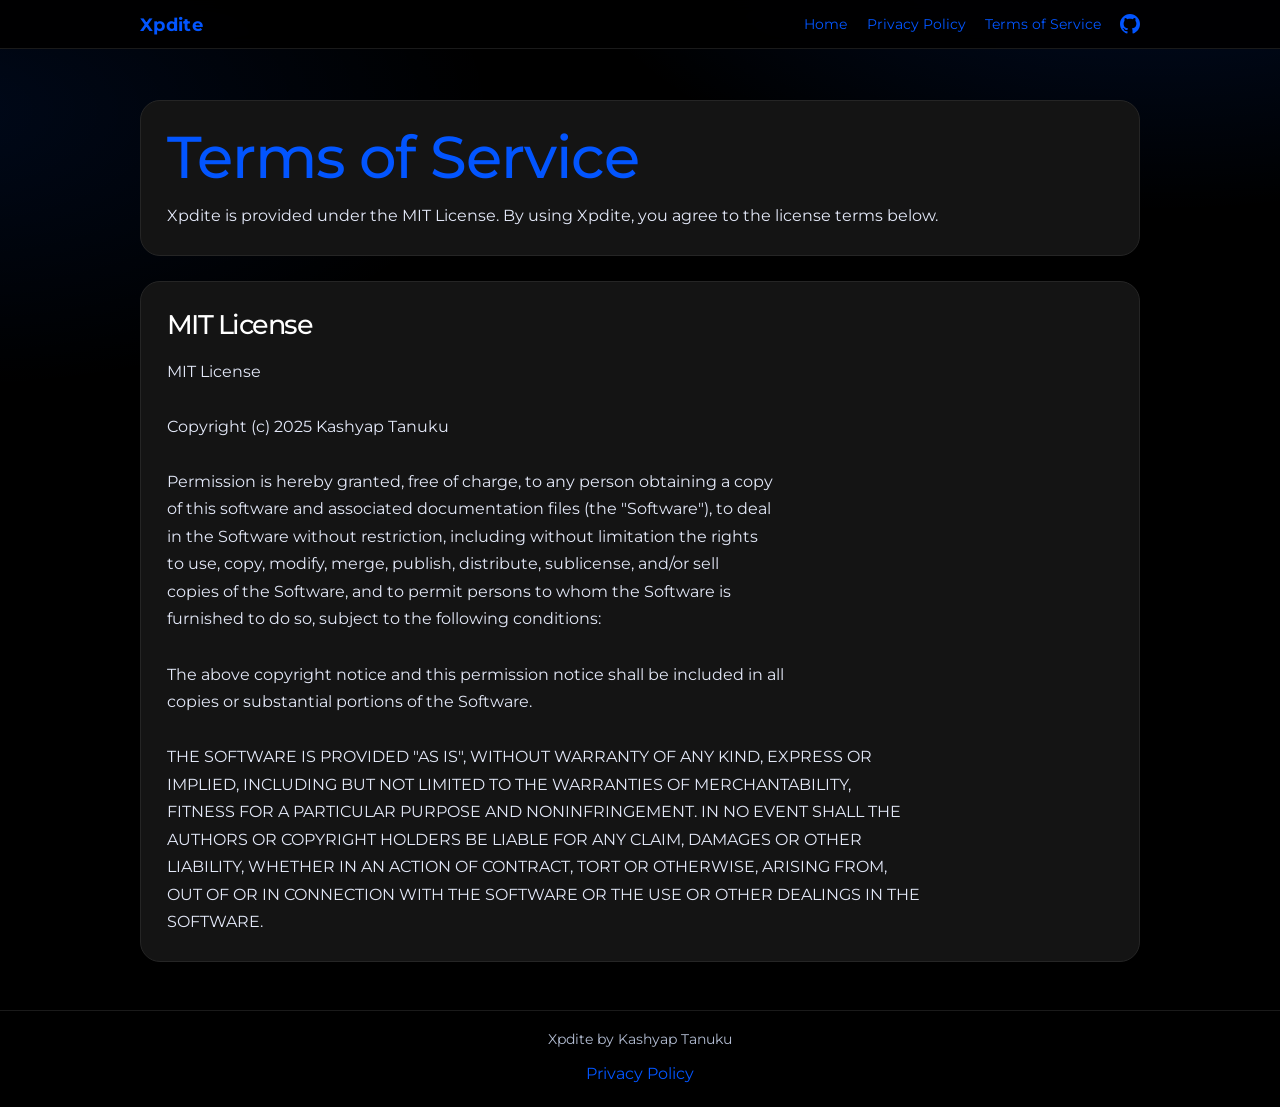
<file: Xpdite/tos/index.html>
<!DOCTYPE html>
<html lang="en">
<head>
    <meta charset="UTF-8">
    <meta name="viewport" content="width=device-width, initial-scale=1.0">
    <meta name="description" content="Xpdite Terms of Service for desktop app usage and Google OAuth compliance.">
    <meta name="robots" content="index, follow">
    <title>Xpdite | Terms of Service</title>
    <link rel="icon" type="images/x-icon" href="../../icons/kashPfpFit.png">
    <link href="https://fonts.googleapis.com/css2?family=Montserrat:wght@500;600;700&family=Open+Sans:wght@600&display=swap" rel="stylesheet">
    <link rel="stylesheet" href="../../style.css">
    <link rel="stylesheet" href="../xpdite.css">
</head>
<body class="xpdite-body">
    <div class="xpdite-background">
        <header class="xpdite-topbar">
            <div class="xpdite-topbar-inner">
                <a class="xpdite-brand" href="/Xpdite">Xpdite</a>
                <nav class="xpdite-nav" aria-label="Xpdite legal navigation">
                    <a href="/Xpdite">Home</a>
                    <a href="/Xpdite/privacy">Privacy Policy</a>
                    <a href="/Xpdite/tos" aria-current="page">Terms of Service</a>
                    <a class="xpdite-github-logo" href="https://github.com/KashyapTan/Xpdite" target="_blank">
                            <svg   width="120" height="120" viewBox="0 0 24 24" fill="none" xmlns="http://www.w3.org/2000/svg">
                                <path
                                id="github-logo" d="M12 0C5.374 0 0 5.373 0 12C0 17.302 3.438 21.8 8.207 23.387C8.806 23.498 9 23.126 9 22.81V20.576C5.662 21.302 4.967 19.16 4.967 19.16C4.421 17.773 3.634 17.404 3.634 17.404C2.545 16.659 3.717 16.675 3.717 16.675C4.922 16.759 5.556 17.912 5.556 17.912C6.626 19.746 8.363 19.216 9.048 18.909C9.155 18.134 9.466 17.604 9.81 17.305C7.145 17 4.343 15.971 4.343 11.374C4.343 10.063 4.812 8.993 5.579 8.153C5.455 7.85 5.044 6.629 5.696 4.977C5.696 4.977 6.704 4.655 8.997 6.207C9.954 5.941 10.98 5.808 12 5.803C13.02 5.808 14.047 5.941 15.006 6.207C17.297 4.655 18.303 4.977 18.303 4.977C18.956 6.63 18.545 7.851 18.421 8.153C19.191 8.993 19.656 10.064 19.656 11.374C19.656 15.983 16.849 16.998 14.177 17.295C14.607 17.667 15 18.397 15 19.517V22.81C15 23.129 15.192 23.504 15.801 23.386C20.566 21.797 24 17.3 24 12C24 5.373 18.627 0 12 0Z"
                                />
                            </svg>
                        </a>
                </nav>
            </div>
        </header>

        <main class="xpdite-shell">
            <article class="xpdite-legal-card" aria-labelledby="tos-title">
                <h1 class="xpdite-title" id="tos-title">Terms of Service</h1>
                <p class="xpdite-body-text">
                    Xpdite is provided under the MIT License. By using Xpdite, you agree to the license terms below.
                </p>
            </article>

            <article class="xpdite-legal-card" aria-labelledby="license-title">
                <h2 class="xpdite-section-title" id="license-title">MIT License</h2>
                <p class="xpdite-license-text">MIT License

Copyright (c) 2025 Kashyap Tanuku

Permission is hereby granted, free of charge, to any person obtaining a copy
of this software and associated documentation files (the "Software"), to deal
in the Software without restriction, including without limitation the rights
to use, copy, modify, merge, publish, distribute, sublicense, and/or sell
copies of the Software, and to permit persons to whom the Software is
furnished to do so, subject to the following conditions:

The above copyright notice and this permission notice shall be included in all
copies or substantial portions of the Software.

THE SOFTWARE IS PROVIDED "AS IS", WITHOUT WARRANTY OF ANY KIND, EXPRESS OR
IMPLIED, INCLUDING BUT NOT LIMITED TO THE WARRANTIES OF MERCHANTABILITY,
FITNESS FOR A PARTICULAR PURPOSE AND NONINFRINGEMENT. IN NO EVENT SHALL THE
AUTHORS OR COPYRIGHT HOLDERS BE LIABLE FOR ANY CLAIM, DAMAGES OR OTHER
LIABILITY, WHETHER IN AN ACTION OF CONTRACT, TORT OR OTHERWISE, ARISING FROM,
OUT OF OR IN CONNECTION WITH THE SOFTWARE OR THE USE OR OTHER DEALINGS IN THE
SOFTWARE.</p>
            </article>
        </main>

        <footer class="xpdite-footer">
            <div class="xpdite-footer-inner">
                <span class="xpdite-footer-copy">Xpdite by Kashyap Tanuku</span>
                <div class="xpdite-footer-links">
                    <a href="/Xpdite/privacy">Privacy Policy</a>
                </div>
            </div>
        </footer>
    </div>
</body>
</html>
</file>
<file: vendor/lenis.css>
html.lenis,
html.lenis body {
  height: auto;
}

.lenis:not(.lenis-autoToggle).lenis-stopped {
  overflow: clip;
}

.lenis [data-lenis-prevent],
.lenis [data-lenis-prevent-wheel],
.lenis [data-lenis-prevent-touch],
.lenis [data-lenis-prevent-vertical],
.lenis [data-lenis-prevent-horizontal] {
  overscroll-behavior: contain;
}

.lenis.lenis-smooth iframe {
  pointer-events: none;
}

.lenis.lenis-autoToggle {
  transition-property: overflow;
  transition-duration: 1ms;
  transition-behavior: allow-discrete;
}
</file>
<file: style.css>
:root {
  font-family: "Montserrat", sans-serif;
  color: #f2f3f5;
  background: #0e1212;
  font-synthesis: none;
  --bg: #0e1212;
  --blue: #0255ff;
  --purple: #682ae9;
  --muted: #90989e;
  --border: #ffffff16;
  --display: "Montserrat", sans-serif;
  color-scheme: dark;
}
* {
  box-sizing: border-box;
}
html {
  scroll-behavior: smooth;
  scroll-padding-top: 110px;
}
body {
  margin: 0;
}
::selection {
  background: var(--blue);
  color: #fff;
}
a {
  color: inherit;
  text-decoration: none;
}
button,
input,
textarea {
  font: inherit;
}
button,
a,
input,
textarea,
summary {
  -webkit-tap-highlight-color: transparent;
}
button {
  cursor: pointer;
}
a:focus-visible,
button:focus-visible,
summary:focus-visible {
  outline: 2px solid #8db2ff;
  outline-offset: 7px;
}
input:focus-visible,
textarea:focus-visible {
  outline: 0;
  border-color: #6e9dff;
}
h1,
h2,
h3,
h4,
p {
  margin: 0;
}
h1,
h2,
h3,
h4 {
  font-family: var(--display);
  font-weight: 500;
}
button {
  color: inherit;
}
section {
  position: relative;
}
.section-shell {
  padding-left: max(6vw, 24px);
  padding-right: max(6vw, 24px);
  max-width: 1800px;
  margin: auto;
}
.section-space {
  padding-top: 130px;
  padding-bottom: 35px;
}
.eyebrow {
  font-size: 12px;
  font-weight: 500;
  letter-spacing: 0.13em;
  line-height: 1.7;
}
.status-dot {
  display: inline-block;
  width: 6px;
  height: 6px;
  border-radius: 50%;
  background: #7fabff;
  box-shadow: 0 0 12px #0255ff;
  vertical-align: middle;
  margin-right: 8px;
}
.muted {
  color: var(--muted);
}
.blue-text {
  color: #578bff;
}
.skip-link {
  position: fixed;
  top: -100px;
  left: 20px;
  background: var(--blue);
  z-index: 100;
  padding: 14px;
}
.skip-link:focus {
  top: 14px;
}
.scroll-progress {
  position: fixed;
  top: 0;
  left: 0;
  height: 2px;
  width: 100%;
  transform: scaleX(0);
  transform-origin: left;
  background: var(--blue);
  z-index: 60;
}
.site-header {
  position: absolute;
  top: 0;
  left: 0;
  width: 100%;
  height: 100px;
  padding: 0 6vw;
  display: flex;
  justify-content: space-between;
  align-items: center;
  border-bottom: 1px solid var(--border);
  z-index: 20;
}
.wordmark {
  font-family: var(--display);
  font-size: 38px;
  font-weight: 700;
  letter-spacing: -4px;
}
.wordmark span {
  color: var(--blue);
}
nav {
  display: flex;
  gap: 36px;
}
nav a,
.header-contact {
  font-size: 14px;
}
nav a {
  color: #afb4bb;
  transition: color 0.2s;
}
nav a:hover {
  color: #fff;
}
.header-contact {
  border-bottom: 1px solid #707578;
  padding-bottom: 8px;
}
.header-contact span {
  margin-left: 20px;
}
.hero {
  min-height: 850px;
  height: 100svh;
  max-height: 1180px;
  padding-top: 175px;
  display: grid;
  grid-template-columns: 1fr 1fr;
  align-content: center;
  position: relative;
  isolation: isolate;
  overflow: hidden;
}
.hero-grid {
  position: absolute;
  inset: 100px 0 0;
  z-index: -2;
  background-image:
    linear-gradient(#ffffff03 1px, transparent 1px),
    linear-gradient(90deg, #ffffff03 1px, transparent 1px);
  background-size: 80px 80px;
  mask-image: linear-gradient(90deg, transparent, #000);
}
.hero-copy {
  z-index: 2;
  padding-bottom: 110px;
  pointer-events: none;
}
.hero-copy a {
  pointer-events: auto;
}
.hero .eyebrow {
  font-size: 12px;
  color: #b7c0c9;
  margin-bottom: 30px;
}
h1 {
  font-size: clamp(70px, 8.3vw, 150px);
  letter-spacing: -0.075em;
  line-height: 1.08;
  margin-left: -6px;
}
h1 > span {
  color: #4c83ff;
}
.hero-statement {
  font-size: clamp(23px, 2.2vw, 36px);
  line-height: 1.3;
  letter-spacing: -0.04em;
  margin-top: 35px;
}
.hero-description {
  color: #999fa6;
  font-size: 16px;
  line-height: 1.7;
  margin-top: 19px;
}
.hero-description strong {
  color: #fff;
  font-weight: 500;
}
.button {
  display: inline-flex;
  gap: 50px;
  align-items: center;
  justify-content: space-between;
  font-size: 14px;
  padding: 17px 23px;
  border: 1px solid transparent;
  border-radius: 4px;
  transition:
    background 0.25s,
    transform 0.25s;
  min-height: 54px;
}
.button-primary {
  background: var(--blue);
  color: white;
}
.button:hover {
  background: #246dff;
  transform: translateY(-3px);
}
.hero .button {
  margin-top: 32px;
}
.button span {
  font-size: 22px;
  line-height: 1;
}
.hero-art {
  position: relative;
  align-self: center;
  height: 610px;
  margin: -80px -6vw 60px -4vw;
  isolation: isolate;
}
.hero-art canvas {
  position: absolute;
  inset: 0;
  width: 100%;
  height: 100%;
  opacity: 0;
  transition: opacity 1s;
}
.hero-art.ready canvas {
  opacity: 1;
}
.art-aura {
  position: absolute;
  inset: 10%;
  background: radial-gradient(ellipse, #0732a636, transparent 68%);
  filter: blur(25px);
  z-index: -1;
}
.art-fallback {
  position: absolute;
  inset: 15%;
  display: grid;
  place-items: center;
  font-size: 260px;
  color: #3d75ef;
  transform: rotate(-25deg);
  opacity: 0.7;
}
.hero-art.ready .art-fallback {
  display: none;
}
.art-coordinate {
  position: absolute;
  color: #78818d;
  font-size: 12px;
  letter-spacing: 0.16em;
}
.coordinate-top {
  top: 30px;
  left: 22%;
}
.orbit-label {
  position: absolute;
  border: 1px solid #6b92d735;
  background: #111a26b0;
  backdrop-filter: blur(15px);
  border-radius: 4px;
  padding: 12px 16px;
  font-size: 12px;
  letter-spacing: 0.13em;
  box-shadow: 0 10px 40px #0002;
}
.orbit-label i {
  display: inline-block;
  width: 5px;
  height: 5px;
  border: 1px solid #8eb0ff;
  margin-right: 8px;
}
.label-one {
  top: 27%;
  right: 12%;
  transform: rotate(5deg);
}
.label-two {
  bottom: 24%;
  left: 6%;
  transform: rotate(-5deg);
}
.art-bottom {
  position: absolute;
  bottom: 8px;
  left: 20%;
  right: 17%;
  display: flex;
  align-items: center;
  justify-content: space-between;
  gap: 16px;
}
.art-hint {
  font-size: 12px;
  color: #7a8493;
  letter-spacing: 0.12em;
}
#motion-toggle {
  background: transparent;
  border: 0;
  font-size: 12px;
  color: #a5b1c4;
  padding: 10px 0;
}
#motion-toggle span {
  margin-left: 10px;
}
.hero-footer {
  position: absolute;
  bottom: 0;
  left: 6vw;
  right: 6vw;
  min-height: 86px;
  border-top: 1px solid var(--border);
  display: flex;
  align-items: center;
  justify-content: space-between;
  gap: 20px;
  font-size: 12px;
  letter-spacing: 0.12em;
  color: #85909b;
}
.hero-footer a {
  color: #c0c5ca;
}
.scroll-arrow {
  margin-right: 16px;
  font-size: 18px;
}
.section-heading {
  display: flex;
  align-items: flex-end;
  justify-content: space-between;
  gap: 35px;
  margin-bottom: 46px;
}
.section-label {
  color: #8a9dbb;
  margin-bottom: 25px;
}
h2 {
  font-size: clamp(35px, 4vw, 62px);
  line-height: 1.12;
  letter-spacing: -0.055em;
}
.section-heading > p {
  font-size: 15px;
  line-height: 1.7;
  color: #929ba3;
  margin-bottom: 4px;
}
.featured-work {
  display: grid;
  grid-template-columns: 1fr 1fr;
  gap: 30px;
  padding: 46px 50px;
  background:
    radial-gradient(ellipse at 80% 55%, #163ba647, transparent 60%),
    linear-gradient(110deg, #131d2e, #101924 65%);
  border: 1px solid #4368a44a;
  border-radius: 10px;
  overflow: hidden;
  position: relative;
}
.featured-copy .eyebrow {
  color: #a3b8d9;
  font-size: 12px;
}
.featured-work h3 {
  font-weight: 700;
  letter-spacing: -4px;
  font-size: 70px;
  margin: 22px 0 30px;
  line-height: 1;
}
.intuit-dot {
  color: #4f87ff;
}
.featured-work h4 {
  font-size: 22px;
  margin-bottom: 14px;
}
.featured-work p:not(.eyebrow) {
  font-size: 15px;
  line-height: 1.75;
  color: #a9b4c8;
}
.tags {
  display: flex;
  flex-wrap: wrap;
  gap: 7px;
}
.tags span {
  padding: 6px 10px;
  border: 1px solid #ffffff16;
  border-radius: 4px;
  font-size: 12px;
  color: #b4bdcc;
  line-height: 1.3;
}
.featured-work .tags {
  margin-top: 30px;
}
.payment-visual {
  display: flex;
  flex-direction: column;
  justify-content: center;
  gap: 60px;
}
.flow-caption {
  text-align: center;
  font-size: 12px;
  color: #7493cb;
}
.payment-flow {
  display: flex;
  align-items: center;
  justify-content: center;
  transform: perspective(800px) rotateY(-10deg) rotateX(10deg);
}
.flow-node {
  font-size: 12px;
  letter-spacing: 0.09em;
  padding: 15px 10px;
  border: 1px solid #5c84c64d;
  border-radius: 5px;
  color: #acc2e5;
  background: #172a4440;
}
.flow-track {
  height: 1px;
  background: #3e67a5;
  flex: 1;
  min-width: 20px;
  position: relative;
  overflow: hidden;
}
.flow-track i {
  position: absolute;
  top: 0;
  left: -30%;
  width: 30%;
  height: 100%;
  background: #bad1ff;
  box-shadow: 0 0 8px #7aaaff;
  animation: transmit 2.5s linear infinite;
}
.gateway-node {
  min-width: 112px;
  height: 126px;
  background: linear-gradient(135deg, #2972ff, #0037b8);
  border: 1px solid #81a5ff;
  display: flex;
  align-items: center;
  justify-content: center;
  flex-direction: column;
  border-radius: 15px;
  box-shadow:
    12px 12px 0 #071739,
    13px 13px 0 #335caa,
    0 0 75px #0255ff50;
  gap: 8px;
  z-index: 1;
}
.gateway-node > span {
  font-size: 40px;
}
.gateway-node small {
  font-size: 12px;
  letter-spacing: 0.1em;
}
.flow-footnote {
  text-align: center;
  font-size: 12px;
  letter-spacing: 0.07em;
  color: #829cc5;
  line-height: 1.7;
}
.flow-footnote .status-dot {
  width: 4px;
  height: 4px;
}
.experience-list {
  margin-top: 35px;
}
.experience-row {
  border-bottom: 1px solid var(--border);
}
.experience-row summary {
  display: grid;
  grid-template-columns: 60px 1.15fr 1fr 30px;
  gap: 20px;
  align-items: center;
  padding: 32px 5px;
  cursor: pointer;
  list-style: none;
}
.experience-row summary::-webkit-details-marker {
  display: none;
}
.row-index {
  font-size: 12px;
  color: #667888;
}
.experience-row h3 {
  font-size: 25px;
  letter-spacing: -0.035em;
  margin-bottom: 8px;
}
.experience-row summary div > span {
  font-size: 13px;
  color: #929ba3;
}
.experience-row summary > p {
  font-size: 14px;
  color: #9ba4ac;
  line-height: 1.6;
}
.expand {
  font-size: 26px;
  color: #8190a8;
  transition: transform 0.3s;
}
.experience-row[open] .expand {
  transform: rotate(45deg);
}
.experience-row[open] h3,
.experience-row summary:hover h3 {
  color: #75a0ff;
}
.experience-detail {
  padding: 0 55px 32px 85px;
  max-width: 930px;
}
.experience-detail > p {
  font-size: 16px;
  line-height: 1.8;
  color: #b0b9c4;
  margin-bottom: 20px;
}
.text-link {
  font-size: 14px;
  padding-bottom: 8px;
  border-bottom: 1px solid #ffffff38;
}
.text-link span {
  margin-left: 16px;
}
.project-grid {
  display: grid;
  grid-template-columns: repeat(3, minmax(0, 1fr));
  gap: 22px;
}
.project-card {
  border: 1px solid var(--border);
  background: #111718;
  border-radius: 8px;
  overflow: hidden;
  position: relative;
}
.project-art {
  height: 220px;
  position: relative;
  display: flex;
  align-items: center;
  justify-content: center;
  overflow: hidden;
  border-bottom: 1px solid var(--border);
}
.assistant-art {
  background:
    radial-gradient(ellipse at 50% 70%, #34207665, transparent 75%), #11141d;
}
.analytics-art {
  background:
    radial-gradient(ellipse at 50% 100%, #0255ff38, transparent 80%), #10171f;
}
.matrix-art {
  background:
    radial-gradient(ellipse at 50% 50%, #3c34ae44, transparent 85%), #13151f;
}
.visual-caption {
  position: absolute;
  bottom: 18px;
  font-size: 12px;
  color: #8b8fa9;
  letter-spacing: 0.12em;
}
.waveform {
  height: 90px;
  display: flex;
  align-items: center;
  gap: 6px;
  margin-top: -12px;
}
.waveform i {
  width: 4px;
  border-radius: 4px;
  height: 45%;
  background: linear-gradient(#8198ff, #682ae9);
  animation: wave 3s ease-in-out infinite alternate;
  animation-delay: calc(var(--i, 0) * -0.13s);
}
.waveform i:nth-child(3n) {
  height: 90%;
}
.waveform i:nth-child(4n) {
  height: 60%;
}
.waveform i:nth-child(2n) {
  height: 25%;
}
.chart-bars {
  display: flex;
  align-items: flex-end;
  gap: 8px;
  width: 72%;
  height: 120px;
  margin-top: -10px;
  transform: perspective(500px) rotateY(-15deg) rotateX(6deg);
  border-bottom: 1px solid #4366a555;
}
.chart-bars i {
  flex: 1;
  height: 40%;
  background: linear-gradient(#387cff, #173975);
  border-radius: 2px 2px 0 0;
  transform-origin: bottom;
}
.chart-bars i:nth-child(3n) {
  height: 75%;
}
.chart-bars i:nth-child(2n) {
  height: 55%;
}
.chart-bars i:nth-child(4n) {
  height: 90%;
}
.chart-bars i:nth-child(5n) {
  height: 65%;
}
.matrix-grid {
  display: grid;
  grid-template-columns: repeat(8, 16px);
  gap: 8px;
  transform: perspective(500px) rotateX(40deg) rotateZ(-22deg);
  margin-top: -20px;
}
.matrix-grid i {
  height: 16px;
  border-radius: 3px;
  background: #333875;
  border: 1px solid #6c77c660;
}
.matrix-grid i:nth-child(3n) {
  background: #376ced;
  box-shadow: 0 0 15px #0255ff30;
}
.matrix-grid i:nth-child(5n) {
  background: #7954cf;
}
.matrix-grid i:nth-child(7n) {
  background: #9aa7e9;
}
.project-copy {
  padding: 27px;
}
.project-copy > .eyebrow {
  font-size: 12px;
  color: #8b99b0;
}
.project-copy h3 {
  font-size: 26px;
  letter-spacing: -0.04em;
  margin: 12px 0 15px;
}
.project-copy > p {
  font-size: 15px;
  color: #929da9;
  line-height: 1.75;
  min-height: 106px;
}
.project-copy .tags {
  margin-top: 25px;
}
.project-copy .tags span {
  font-size: 12px;
  padding: 5px 7px;
}
.about {
  padding-top: 160px;
}
.about-intro {
  display: grid;
  grid-template-columns: 1.1fr 1fr;
  column-gap: 100px;
}
.about-intro > .eyebrow {
  grid-column: 1/-1;
}
.about-intro h2 {
  font-size: clamp(35px, 3.6vw, 56px);
}
.about-body p {
  color: #a0a9b2;
  font-size: 17px;
  line-height: 1.85;
}
.about-body p + p {
  margin-top: 20px;
}
.toolkit {
  margin-top: 65px;
}
.toolkit-heading {
  display: flex;
  justify-content: space-between;
  padding: 0 0 24px;
  border-bottom: 1px solid var(--border);
  color: #9dacc1;
}
.toolkit-heading > span {
  font-size: 12px;
  letter-spacing: 0.12em;
}
.skill-row {
  display: grid;
  grid-template-columns: 1fr 2fr;
  gap: 24px;
  border-bottom: 1px solid var(--border);
  padding: 25px 0;
}
.skill-row > span {
  font-size: 12px;
  letter-spacing: 0.08em;
  color: #7d90ac;
  align-self: center;
}
.skill-row p {
  font-size: 17px;
  color: #b9c0c9;
  line-height: 1.6;
}
.contact {
  display: grid;
  grid-template-columns: 1.1fr 1fr;
  gap: 100px;
  padding-top: 160px;
  padding-bottom: 110px;
}
.contact h2 {
  font-size: clamp(52px, 6.2vw, 100px);
  position: relative;
  max-width: 460px;
}
.contact-arrow {
  font-size: 80px;
  position: absolute;
  bottom: 0;
  right: 0;
  color: #4b78d9;
}
.email-link {
  display: inline-block;
  margin-top: 35px;
  border-bottom: 1px solid #ffffff3a;
  padding-bottom: 9px;
  font-size: 16px;
}
.social-links {
  display: flex;
  flex-wrap: wrap;
  gap: 25px;
  margin-top: 25px;
  font-size: 13px;
  color: #a0acbc;
}
.social-links a:hover,
.email-link:hover,
.text-link:hover {
  color: #79a1ff;
}
form {
  padding-top: 55px;
  display: flex;
  flex-direction: column;
  align-items: stretch;
}
label {
  font-size: 13px;
  color: #b4bcc7;
  margin-bottom: 12px;
}
input,
textarea {
  background: transparent;
  border: 0;
  border-bottom: 1px solid #ffffff29;
  border-radius: 0;
  padding: 0 0 15px;
  color: white;
  margin-bottom: 30px;
  min-width: 0;
  font-size: 16px;
  resize: vertical;
}
input::placeholder,
textarea::placeholder {
  color: #626d78;
}
form .button {
  align-self: flex-start;
  margin-top: 0;
}
form .button:disabled {
  cursor: wait;
  opacity: 0.6;
}
#form-status {
  font-size: 14px;
  line-height: 1.6;
  min-height: 44px;
  color: #a4b9e0;
  margin-top: 18px;
}
.site-footer {
  border-top: 1px solid var(--border);
  display: flex;
  align-items: center;
  justify-content: space-between;
  gap: 25px;
  padding-top: 30px;
  padding-bottom: 30px;
}
.site-footer p,
.site-footer > a:last-child {
  font-size: 12px;
  color: #88939f;
}
.site-footer > span {
  font-size: 12px;
  letter-spacing: 0.08em;
  color: #68778b;
}
.tilt-card {
  transform: perspective(1100px) rotateX(var(--rx, 0deg))
    rotateY(var(--ry, 0deg));
  transition:
    transform 0.3s ease,
    border-color 0.3s;
}
.tilt-card:hover {
  border-color: #53699199;
}
.tilt-card::after {
  content: "";
  position: absolute;
  inset: 0;
  pointer-events: none;
  background: radial-gradient(
    400px circle at var(--mx, 50%) var(--my, 50%),
    #6e9fff0b,
    transparent 75%
  );
  opacity: 0;
  transition: opacity 0.3s;
}
.tilt-card:hover::after {
  opacity: 1;
}
.reveal {
  opacity: 1;
}
.reveal.waiting {
  opacity: 0;
  transform: translateY(28px);
}
.reveal.visible {
  animation: reveal 0.8s cubic-bezier(0.2, 0.65, 0.25, 1) both;
}
.motion-paused *,
.motion-paused *::before,
.motion-paused *::after {
  animation-play-state: paused !important;
}
.motion-paused .reveal {
  opacity: 1;
  transform: none;
  animation: none;
}
.motion-paused {
  scroll-behavior: auto;
}
.motion-paused .tilt-card {
  transform: none;
}
.motion-paused .button:hover {
  transform: none;
}
@keyframes reveal {
  from {
    opacity: 0;
    translate: 0 28px;
  }
  to {
    opacity: 1;
    translate: 0 0;
  }
}
@keyframes transmit {
  to {
    left: 100%;
  }
}
@keyframes wave {
  to {
    transform: scaleY(0.45);
    opacity: 0.6;
  }
}
@media (min-width: 1600px) {
  .hero-art {
    height: 740px;
  }
  .hero-copy {
    padding-bottom: 120px;
  }
}
@media (max-width: 1100px) {
  .hero {
    min-height: 800px;
    padding-top: 155px;
  }
  .hero-art {
    height: 520px;
    margin-left: -12vw;
  }
  .hero-copy {
    padding-bottom: 125px;
  }
  .hero .eyebrow {
    font-size: 12px;
  }
  h1 {
    font-size: 9.3vw;
  }
  .hero-footer {
    font-size: 12px;
  }
  .featured-work {
    padding: 35px;
    gap: 15px;
  }
  .gateway-node {
    min-width: 90px;
    height: 110px;
  }
  .flow-node {
    font-size: 12px;
    padding: 12px 7px;
  }
  .project-grid {
    gap: 14px;
  }
  .project-copy {
    padding: 20px;
  }
  .project-copy h3 {
    font-size: 23px;
  }
  .project-copy > p {
    min-height: 135px;
  }
  .about-intro,
  .contact {
    gap: 45px;
  }
  .contact-arrow {
    right: 5px;
    font-size: 55px;
  }
  .site-footer > span {
    display: none;
  }
  .coordinate-top {
    left: 25%;
  }
  .art-bottom {
    left: 20%;
    right: 12%;
  }
}
@media (max-width: 760px) {
  .site-header {
    height: 80px;
    padding: 0 24px;
  }
  .wordmark {
    font-size: 32px;
  }
  nav {
    gap: 20px;
  }
  nav a,
  .header-contact {
    font-size: 12px;
  }
  .header-contact span {
    margin-left: 6px;
  }
  .hero {
    height: auto;
    min-height: 0;
    max-height: none;
    display: flex;
    flex-direction: column;
    padding-top: 130px;
  }
  .hero-copy {
    padding-bottom: 0;
  }
  .hero .eyebrow {
    font-size: 12px;
    margin-bottom: 26px;
  }
  h1 {
    font-size: clamp(75px, 16vw, 120px);
  }
  .hero-statement {
    font-size: 27px;
    margin-top: 28px;
  }
  .hero-description {
    font-size: 16px;
  }
  .hero-description br {
    display: none;
  }
  .hero-description {
    max-width: 360px;
  }
  .hero .button {
    margin-top: 27px;
  }
  .hero-art {
    height: 440px;
    width: calc(100% + 48px);
    margin: 0 -24px 70px;
    align-self: auto;
  }
  .coordinate-top {
    top: 20px;
    left: 25%;
  }
  .art-bottom {
    left: 14%;
    right: 14%;
    bottom: 0;
  }
  .label-one {
    right: 10%;
    top: 25%;
  }
  .label-two {
    left: 7%;
    bottom: 24%;
  }
  .hero-footer {
    left: 24px;
    right: 24px;
    min-height: 65px;
    font-size: 12px;
  }
  .hero-footer > span:not(.portfolio-index) {
    display: none;
  }
  .section-space {
    padding-top: 85px;
  }
  .section-heading {
    display: block;
    margin-bottom: 30px;
  }
  .section-heading > p,
  .section-heading > .text-link {
    margin-top: 25px;
    display: inline-block;
  }
  .section-label {
    font-size: 12px;
    margin-bottom: 20px;
  }
  .featured-work {
    grid-template-columns: 1fr;
    padding: 30px;
  }
  .featured-work h3 {
    font-size: 65px;
    margin: 24px 0;
  }
  .featured-work h4 {
    font-size: 22px;
  }
  .payment-visual {
    gap: 35px;
    padding: 40px 0 12px;
  }
  .gateway-node {
    min-width: 100px;
    height: 115px;
  }
  .flow-node {
    font-size: 12px;
  }
  .featured-work .tags {
    margin-top: 22px;
  }
  .experience-row summary {
    grid-template-columns: 28px 1fr 24px;
    gap: 12px;
    padding: 25px 0;
  }
  .experience-row h3 {
    font-size: 22px;
  }
  .experience-row summary > p {
    display: none;
  }
  .experience-row summary div > span {
    font-size: 12px;
  }
  .experience-detail {
    padding: 0 15px 25px 40px;
  }
  .experience-detail > p {
    font-size: 15px;
  }
  .project-grid {
    grid-template-columns: 1fr;
    gap: 24px;
  }
  .project-art {
    height: 230px;
  }
  .project-copy {
    padding: 27px;
  }
  .project-copy h3 {
    font-size: 27px;
  }
  .project-copy > p {
    min-height: 0;
    font-size: 16px;
  }
  .project-copy .tags {
    margin-top: 23px;
  }
  .project-copy .tags span {
    font-size: 12px;
  }
  .about-intro {
    display: block;
  }
  .about-body {
    margin-top: 28px;
  }
  .about-body p {
    font-size: 16px;
  }
  .toolkit {
    margin-top: 40px;
  }
  .toolkit-heading > span {
    display: none;
  }
  .skill-row {
    grid-template-columns: 1fr;
    gap: 13px;
    padding: 23px 0;
  }
  .skill-row p {
    font-size: 16px;
  }
  .contact {
    grid-template-columns: 1fr;
    gap: 0;
    padding-bottom: 45px;
  }
  .contact h2 {
    font-size: 65px;
    max-width: 340px;
  }
  .contact-arrow {
    font-size: 65px;
    right: 10px;
  }
  .contact form {
    padding-top: 45px;
  }
  .site-footer {
    flex-wrap: wrap;
    gap: 20px;
  }
  .site-footer p {
    font-size: 12px;
  }
  .site-footer > a:last-child {
    font-size: 12px;
  }
  .desktop-break {
    display: none;
  }
}
@media (max-width: 380px) {
  nav {
    gap: 12px;
  }
  .header-contact {
    display: none;
  }
  .hero-art {
    height: 370px;
  }
  .hero-footer .portfolio-index {
    display: none;
  }
  .gateway-node {
    min-width: 85px;
    height: 100px;
  }
  .featured-work {
    padding: 24px;
  }
  .flow-node {
    font-size: 12px;
  }
  .contact h2 {
    font-size: 60px;
  }
  .email-link {
    font-size: 14px;
  }
}
@media (prefers-reduced-motion: reduce) {
  html {
    scroll-behavior: auto;
  }
  *,
  *::before,
  *::after {
    animation: none !important;
    transition: none !important;
  }
  .reveal.waiting {
    opacity: 1;
    transform: none;
  }
  .tilt-card,
  .button:hover {
    transform: none;
  }
}
/* Each project has its own small diagram, sharing the same visual language. */
.project-card {
  display: flex;
  flex-direction: column;
}
.project-copy {
  flex: 1;
  display: flex;
  flex-direction: column;
}
.project-copy > p {
  min-height: 0;
  flex: 1;
}
.project-source {
  display: flex;
  justify-content: space-between;
  align-items: center;
  border-top: 1px solid var(--border);
  padding-top: 18px;
  margin-top: 25px;
  font-size: 13px;
  color: #a8bfe7;
}
.project-source:hover {
  color: #fff;
}
.project-source span {
  font-size: 19px;
}
.project-note {
  font-size: 12px;
  color: #748396;
  padding-top: 20px;
  margin-top: 25px;
  border-top: 1px solid var(--border);
}
.agents-art {
  background:
    radial-gradient(ellipse at 50% 75%, #142b7060, transparent 75%), #111721;
}
.agent-diagram {
  width: 80%;
  display: flex;
  flex-direction: column;
  align-items: center;
  gap: 45px;
  transform: perspective(700px) rotateX(12deg) rotateY(-8deg);
  margin-top: -15px;
}
.agent-broker {
  font-size: 12px;
  letter-spacing: 0.08em;
  padding: 14px 23px;
  background: #203a73;
  border: 1px solid #6686c580;
  border-radius: 4px;
  box-shadow: 5px 5px #0d1832;
  position: relative;
}
.agent-broker::after {
  content: "";
  position: absolute;
  top: 100%;
  height: 24px;
  width: 1px;
  background: #4b6ca5;
  left: 50%;
}
.agent-branches {
  display: flex;
  width: 100%;
  justify-content: space-between;
  gap: 8px;
  position: relative;
}
.agent-branches::before {
  content: "";
  position: absolute;
  top: -23px;
  left: 14%;
  right: 14%;
  height: 1px;
  background: #4b6ca5;
}
.agent-branches span {
  font-size: 12px;
  padding: 10px 8px;
  border: 1px solid #405b88;
  border-radius: 3px;
  background: #162339;
  position: relative;
}
.agent-branches span::before {
  content: "";
  position: absolute;
  bottom: 100%;
  left: 50%;
  height: 22px;
  width: 1px;
  background: #4b6ca5;
}
.search-art {
  background:
    radial-gradient(ellipse at 50% 50%, #3344ab38, transparent 75%), #12161f;
}
.search-diagram {
  width: 83%;
  transform: perspective(600px) rotateY(-12deg) rotateX(12deg);
  margin-top: -20px;
}
.search-query {
  padding: 13px 10px;
  font-size: 12px;
  color: #aabde9;
  border: 1px solid #5b79bb;
  border-radius: 5px;
  background: #172441;
  margin-bottom: 12px;
  white-space: nowrap;
}
.search-result {
  display: flex;
  gap: 12px;
  padding: 9px 12px;
  background: #22305280;
  margin-top: 5px;
  border-radius: 3px;
}
.search-result span {
  width: 6px;
  height: 6px;
  background: #7da4ff;
  border-radius: 2px;
}
.search-result i {
  width: 80%;
  height: 5px;
  background: #4b629066;
}
.search-result:nth-child(3) {
  width: 87%;
  opacity: 0.7;
}
.search-result:nth-child(4) {
  width: 70%;
  opacity: 0.4;
}
.scraper-art {
  background:
    radial-gradient(ellipse at 50% 50%, #31319966, transparent 75%), #11151f;
}
.scraper-diagram {
  width: 70%;
  display: flex;
  flex-direction: column;
  gap: 12px;
  margin-top: -18px;
  transform: perspective(600px) rotateY(-15deg) rotateX(10deg);
}
.scraper-diagram > span {
  display: flex;
  gap: 15px;
  align-items: center;
  font-size: 12px;
  color: #7786ab;
  border: 1px solid #4e59964d;
  padding: 11px 14px;
  background: #172039;
  box-shadow: 5px 5px #0c1429;
  border-radius: 4px;
}
.scraper-diagram b {
  font-size: 12px;
  font-weight: 400;
  color: #aebbe0;
  letter-spacing: 0.1em;
}
.scraper-diagram i {
  margin-left: auto;
  background: #8faeff;
  width: 4px;
  height: 4px;
  border-radius: 50%;
}
.scraper-diagram > span:nth-child(2) {
  translate: 12px 0;
}
.scraper-diagram > span:nth-child(3) {
  translate: 24px 0;
}
@media (min-width: 761px) and (max-width: 1000px) {
  .project-grid {
    grid-template-columns: repeat(2, minmax(0, 1fr));
  }
}
@media (max-width: 760px) {
  .project-art {
    flex: none;
  }
  .project-copy > p {
    min-height: 0;
  }
}
/* Keep metadata readable without crowding narrow layouts. */
.hero-art {
  min-width: 0;
}
.flow-footnote {
  max-width: 100%;
  text-wrap: balance;
}
.flow-node {
  font-size: 12px;
  letter-spacing: 0;
  padding: 12px 8px;
}
.visual-caption {
  font-size: 12px;
  letter-spacing: 0.03em;
  text-align: center;
  padding-inline: 10px;
}
.search-query {
  overflow: hidden;
  text-overflow: ellipsis;
  letter-spacing: 0;
}
.agent-branches span {
  font-size: 12px;
  letter-spacing: 0;
  padding: 10px 6px;
}
.agent-diagram {
  width: 88%;
}
.toolkit-heading .eyebrow {
  font-size: 14px;
}
.project-copy > .eyebrow {
  letter-spacing: 0.06em;
}
.flow-footnote .status-dot {
  margin-right: 4px;
}
.payment-visual {
  min-width: 0;
}
.tags span {
  font-size: 12px;
}
.project-copy .tags span {
  font-size: 12px;
}
.project-copy .tags {
  min-height: 57px;
  align-content: start;
}
label {
  font-size: 14px;
}
@media (max-width: 1100px) and (min-width: 761px) {
  .featured-work {
    grid-template-columns: 1fr;
  }
  .payment-visual {
    max-width: 560px;
    width: 100%;
    margin: 15px auto;
    gap: 35px;
  }
  .featured-copy {
    max-width: 100%;
  }
  .hero-footer > span:not(.portfolio-index) {
    display: none;
  }
}
@media (max-width: 760px) {
  .hero-footer .portfolio-index {
    display: none;
  }
  .hero-footer {
    font-size: 12px;
  }
  .hero .eyebrow {
    font-size: 12px;
    letter-spacing: 0.08em;
  }
  .flow-node {
    font-size: 10px;
    padding: 10px 5px;
  }
  .flow-footnote {
    font-size: 12px;
  }
  .hero-art .orbit-label {
    font-size: 12px;
  }
  .project-copy .tags {
    min-height: 0;
  }
  .hero-art .art-coordinate {
    font-size: 12px;
    left: 15%;
  }
  .art-bottom {
    left: 10%;
    right: 10%;
  }
}
</file>
<file: spatial.css>
/* Linked 3D scene selectors and perspective content decks. */
.journey-canvas {
  position: fixed;
  inset: 0;
  width: 100%;
  height: 100%;
  z-index: 2;
  pointer-events: none;
}
.scene-slot {
  position: relative;
  min-width: 0;
  isolation: auto;
  overflow: hidden;
}
.scene-slot .scene-caption,
.scene-slot .scene-instruction,
.scene-slot .scene-links {
  position: absolute;
  z-index: 4;
}
.scene-caption {
  top: 15px;
  left: 20px;
  right: 20px;
  display: flex;
  justify-content: space-between;
  gap: 12px;
  font-size: 12px;
  letter-spacing: 0.1em;
  color: #90a2c2;
}
.scene-instruction {
  bottom: 10px;
  left: 16px;
  right: 16px;
  color: #9aaac3;
  font-size: 13px;
  text-align: center;
  line-height: 1.6;
}
.scene-links {
  inset: 60px 15px;
  display: flex;
  flex-direction: column;
  justify-content: center;
  align-items: center;
  gap: 15px;
  pointer-events: none;
}
.scene-links > a,
.scene-links > button {
  pointer-events: auto;
  display: flex;
  align-items: center;
  gap: 12px;
  padding: 11px 14px;
  border: 1px solid #688acc55;
  background: #101c31e8;
  color: #d8e4fb;
  border-radius: 5px;
  font-size: 13px;
  white-space: nowrap;
  backdrop-filter: blur(14px);
  box-shadow: 0 10px 30px #0003;
  transition:
    background 0.25s,
    border-color 0.25s,
    box-shadow 0.25s;
  min-height: 44px;
}
.scene-links span {
  color: #739eff;
  font-size: 12px;
}
.scene-links b {
  font-size: 16px;
  font-weight: 400;
}
.scene-links > a:hover,
.scene-links > button:hover,
.scene-links > [aria-pressed="true"] {
  background: #153575;
  border-color: #83a7ff;
  box-shadow: 0 5px 35px #0255ff30;
}
.scene-ready .scene-links {
  inset: 0;
  display: block;
}
.scene-ready .scene-links > * {
  position: absolute;
  transform: translate(-50%, -50%);
}
.hero-art.scene-slot {
  height: 610px;
  min-height: 0;
}
.hero-art.scene-slot .scene-caption {
  left: 13%;
  right: 12%;
  top: 15px;
}
.hero-art.scene-slot .art-aura {
  pointer-events: none;
}
.chapter-layout {
  display: grid;
  overflow-anchor: none;
  grid-template-columns: minmax(0, 0.9fr) minmax(0, 1.1fr);
  gap: clamp(25px, 5vw, 85px);
  align-items: center;
  position: relative;
  min-height: 590px;
  padding-bottom: 30px;
}
.chapter-map {
  height: 530px;
  min-width: 0;
  background: radial-gradient(ellipse at center, #1b3f9522, transparent 70%);
}
.chapter-layout .spatial-deck {
  min-width: 0;
  perspective: 1400px;
  position: relative;
  z-index: 3;
  transform: perspective(1600px) rotateX(calc((1 - var(--arrival, 1)) * 8deg));
  transition: transform 0.15s linear;
}
.deck-track {
  position: relative;
  perspective: 1600px;
  transform-style: preserve-3d;
  min-height: 360px;
  transition: height 0.6s cubic-bezier(0.2, 0.7, 0.2, 1);
  touch-action: pan-y;
  cursor: grab;
  outline-offset: 10px;
}
.deck-track:active {
  cursor: grabbing;
}
.deck-card {
  position: absolute !important;
  top: 0;
  left: 0;
  width: 100%;
  margin: 0 !important;
  backface-visibility: hidden;
  transform: translate3d(
      calc(var(--offset) * 45px),
      calc(var(--distance) * 12px),
      calc(var(--distance) * -150px)
    )
    rotateY(calc(var(--offset) * -12deg));
  opacity: 0;
  visibility: hidden;
  transition:
    transform 0.75s cubic-bezier(0.2, 0.7, 0.2, 1),
    opacity 0.55s,
    visibility 0.55s;
  transform-origin: 50% 50%;
  will-change: transform;
}
.deck-card.is-nearby {
  opacity: 0.23;
  visibility: visible;
  pointer-events: none;
}
.deck-card.is-selected {
  opacity: 1;
  visibility: visible;
  z-index: 4;
}
.deck-controls {
  position: relative;
  z-index: 5;
  display: flex;
  align-items: center;
  justify-content: space-between;
  gap: 20px;
  margin-top: 27px;
  padding: 0 4px;
}
.deck-counter {
  font-size: 13px;
  color: #a3b5d4;
  line-height: 1.6;
}
.deck-buttons {
  display: flex;
  gap: 10px;
  flex-shrink: 0;
}
.deck-arrow {
  width: 48px;
  height: 48px;
  border: 1px solid #ffffff30;
  border-radius: 50%;
  font-size: 22px;
  background: #141e2c;
  transition:
    background 0.25s,
    transform 0.25s;
}
.deck-arrow:hover {
  background: #0255ff;
  transform: translateY(-2px);
}
.chapter-work .featured-work {
  display: block;
  padding: 34px;
  border-radius: 12px;
  background:
    radial-gradient(ellipse at 80% 50%, #1d45996b, transparent 80%), #101c31;
}
.chapter-work .featured-copy h3 {
  font-size: 60px;
  margin: 20px 0;
}
.chapter-work .featured-copy p:not(.eyebrow) {
  font-size: 16px;
}
.chapter-work .featured-copy .desktop-break {
  display: none;
}
.chapter-work .payment-visual {
  gap: 20px;
  margin-top: 30px;
  padding: 0;
}
.chapter-work .flow-caption,
.chapter-work .flow-footnote {
  display: none;
}
.chapter-work .payment-flow {
  max-width: 380px;
  width: 100%;
  margin: auto;
  transform: perspective(800px) rotateX(16deg) rotateY(-10deg);
}
.chapter-work .gateway-node {
  height: 85px;
  min-width: 90px;
  border-radius: 10px;
  box-shadow:
    7px 7px #071739,
    8px 8px #335caa,
    0 0 40px #0255ff40;
}
.chapter-work .gateway-node > span {
  font-size: 28px;
}
.chapter-work .flow-node {
  font-size: 12px;
}
.experience-panel {
  border: 1px solid #5977ae50;
  border-radius: 12px;
  background: linear-gradient(125deg, #162237, #10171f);
  padding: 38px;
  min-height: 470px;
  display: flex;
  flex-direction: column;
}
.experience-panel-heading > .eyebrow {
  color: #8cabe6;
  font-size: 12px;
  margin-bottom: 22px;
}
.experience-panel-heading h3 {
  font-size: clamp(30px, 3.3vw, 48px);
  letter-spacing: -0.045em;
  margin-bottom: 12px;
  line-height: 1.1;
}
.experience-panel-heading h4 {
  font-size: 17px;
  color: #b2c5e5;
}
.experience-premise {
  font-size: 22px;
  color: #c9d6ed;
  line-height: 1.4;
  letter-spacing: -0.025em;
  margin: 30px 0 20px;
}
.experience-panel .experience-detail {
  max-width: none;
  padding: 0;
  margin-top: auto;
}
.experience-panel .experience-detail > p {
  font-size: 15px;
  line-height: 1.8;
}
.experience-panel .tags {
  margin-top: 25px;
}
.spatial-ready .projects .section-heading {
  margin-bottom: 35px;
}
.chapter-projects .project-art {
  height: 200px;
}
.chapter-projects .project-copy {
  padding: 25px 30px;
}
.chapter-projects .project-copy > p {
  font-size: 16px;
  line-height: 1.7;
}
.chapter-projects .project-copy h3 {
  font-size: 31px;
}
.chapter-projects .project-copy .tags {
  min-height: 0;
  margin-top: 20px;
}
.chapter-projects .project-source,
.chapter-projects .project-note {
  margin-top: 20px;
  padding-top: 15px;
}
.spatial-ready .about > .chapter-layout {
  margin-top: 45px;
  min-height: 480px;
}
.chapter-about .chapter-map {
  height: 480px;
}
.skill-panel {
  background: linear-gradient(130deg, #1a2140, #101822);
  border: 1px solid #696ead55;
  border-radius: 12px;
  padding: 40px;
  min-height: 350px;
}
.skill-panel > .eyebrow {
  color: #9cacda;
  margin-bottom: 30px;
}
.skill-panel h3 {
  font-size: 42px;
  letter-spacing: -0.04em;
  margin-bottom: 20px;
}
.skill-description {
  color: #aab7ce;
  font-size: 17px;
  line-height: 1.75;
}
.skill-tokens {
  display: flex;
  flex-wrap: wrap;
  gap: 10px;
  margin-top: 30px;
  perspective: 500px;
}
.skill-tokens span {
  padding: 10px 13px;
  color: #c6d5f3;
  font-size: 15px;
  background: #27345a;
  border: 1px solid #6b7fba50;
  border-radius: 4px;
  box-shadow: 3px 3px #0c1327;
  transform: rotateX(8deg);
  transition: transform 0.25s;
}
.skill-tokens span:hover {
  transform: translateZ(15px) rotateX(0);
  background: #304b8b;
}
.journey-dock {
  position: fixed;
  bottom: 22px;
  left: 50%;
  transform: translateX(-50%);
  z-index: 50;
  display: flex;
  align-items: center;
  gap: 3px;
  padding: 7px;
  background: #111a29e8;
  border: 1px solid #859ecd3d;
  border-radius: 16px;
  box-shadow: 0 15px 50px #0007;
  backdrop-filter: blur(24px);
  max-width: calc(100% - 24px);
}
.journey-dock > a {
  display: flex;
  gap: 9px;
  align-items: center;
  font-size: 13px;
  color: #a5b4ca;
  min-height: 44px;
  padding: 11px 15px;
  border-radius: 10px;
  transition:
    background 0.25s,
    color 0.25s;
  white-space: nowrap;
}
.journey-dock > a[aria-current] {
  background: #244a9270;
  color: #fff;
  box-shadow: inset 0 0 0 1px #668cdc50;
}
.journey-dock .dock-number {
  font-size: 12px;
  color: #82a7ee;
}
.journey-dock #motion-toggle {
  width: 44px;
  min-width: 44px;
  height: 44px;
  padding: 0;
  margin-left: 4px;
  border-left: 1px solid #ffffff20;
  color: #afc3e8;
  font-size: 18px;
}
.journey-dock #motion-toggle span {
  margin: 0;
}
.site-footer {
  padding-bottom: 120px;
}
.spatial-ready .section-heading,
.spatial-ready .about-intro,
.spatial-ready .contact,
.spatial-ready .site-footer {
  position: relative;
  z-index: 3;
}
.motion-paused .deck-card,
.motion-paused .spatial-deck {
  transition: none !important;
}
.motion-paused .deck-card {
  transform: none;
}
.motion-paused .deck-card:not(.is-selected) {
  visibility: hidden;
  opacity: 0;
}
.motion-paused .skill-tokens span {
  transform: none;
}
.graphics-fallback .scene-slot {
  background: radial-gradient(ellipse, #17386d55, transparent 75%);
}
@media (min-width: 1600px) {
  .hero-art.scene-slot {
    height: 700px;
  }
  .chapter-map {
    height: 620px;
  }
}
@media (max-width: 1100px) {
  .chapter-layout {
    gap: 30px;
    grid-template-columns: minmax(0, 0.85fr) minmax(0, 1.15fr);
  }
  .chapter-map {
    height: 480px;
  }
  .scene-caption {
    font-size: 12px;
    left: 8px;
    right: 8px;
    letter-spacing: 0.04em;
  }
  .scene-links > a,
  .scene-links > button {
    font-size: 12px;
    gap: 8px;
    padding: 10px;
  }
  .experience-panel,
  .skill-panel {
    padding: 28px;
  }
  .hero-art.scene-slot {
    height: 520px;
  }
  .journey-dock > a {
    padding: 10px 12px;
  }
  .chapter-work .featured-work {
    padding: 28px;
  }
  .chapter-projects .project-copy {
    padding: 25px;
  }
}
@media (max-width: 760px) {
  .hero-art.scene-slot {
    height: 450px;
    min-height: 0;
    margin-top: 25px;
  }
  .hero-art.scene-slot .scene-caption {
    left: 10%;
    right: 10%;
  }
  .hero-copy {
    position: relative;
    z-index: 4;
  }
  .chapter-layout {
    grid-template-columns: 1fr;
    gap: 8px;
    min-height: 0;
    overflow: clip;
    padding: 0 10px 25px;
    margin-inline: -10px;
  }
  .chapter-map,
  .chapter-about .chapter-map {
    height: 355px;
    margin-inline: -5px;
  }
  .chapter-map .scene-caption {
    top: 5px;
    left: 10px;
    right: 10px;
  }
  .scene-instruction {
    font-size: 12px;
    bottom: 0;
  }
  .scene-links > a,
  .scene-links > button {
    font-size: 12px;
    gap: 7px;
    padding: 9px 10px;
  }
  .chapter-layout .spatial-deck {
    margin-top: 5px;
  }
  .deck-card {
    transform: translate3d(
        calc(var(--offset) * 24px),
        calc(var(--distance) * 9px),
        calc(var(--distance) * -110px)
      )
      rotateY(calc(var(--offset) * -9deg));
  }
  .chapter-work .featured-work {
    padding: 28px;
  }
  .experience-panel {
    min-height: 420px;
  }
  .experience-panel-heading h3 {
    font-size: 34px;
  }
  .experience-panel-heading h4 {
    font-size: 16px;
  }
  .experience-panel .experience-detail > p {
    font-size: 16px;
  }
  .chapter-projects .project-art {
    height: 180px;
  }
  .chapter-projects .project-copy {
    padding: 24px;
  }
  .chapter-projects .project-copy h3 {
    font-size: 30px;
  }
  .skill-panel h3 {
    font-size: 36px;
  }
  .skill-panel {
    min-height: 365px;
  }
  .deck-controls {
    margin-top: 20px;
  }
  .journey-dock {
    bottom: 10px;
    gap: 0;
    padding: 5px;
    border-radius: 13px;
    width: max-content;
  }
  .journey-dock > a {
    padding: 8px 10px;
    gap: 0;
    font-size: 12px;
    min-height: 44px;
  }
  .journey-dock .dock-number {
    display: none;
  }
  .journey-dock > a:first-child .dock-label,
  .journey-dock > a:last-of-type > span:first-child {
    display: none;
  }
  .journey-dock #motion-toggle {
    min-width: 35px;
    width: 35px;
    margin-left: 2px;
  }
  .scene-caption {
    font-size: 12px;
  }
  .spatial-ready .about > .chapter-layout {
    margin-top: 30px;
  }
  .section-space {
    scroll-margin-top: 15px;
  }
  .hero-footer {
    z-index: 4;
  }
  .site-footer {
    padding-bottom: 100px;
  }
}
@media (max-width: 380px) {
  .journey-dock > a {
    padding: 8px;
  }
  .journey-dock #motion-toggle {
    min-width: 30px;
    width: 30px;
  }
  .chapter-map {
    height: 330px;
  }
  .chapter-work .featured-work {
    padding: 24px;
  }
  .hero-art.scene-slot {
    height: 400px;
  }
}
@media (prefers-reduced-motion: reduce) {
  .deck-card {
    transition: none !important;
    transform: none;
  }
  .deck-card:not(.is-selected) {
    visibility: hidden;
    opacity: 0;
  }
  .chapter-layout .spatial-deck,
  .skill-tokens span {
    transform: none;
  }
}
/* Keep the same controls available when graphics are unavailable. */
.scene-slot:not(.scene-ready) .scene-links {
  display: grid;
  grid-template-columns: repeat(2, minmax(0, 1fr));
  align-content: center;
  justify-items: center;
  gap: 12px;
  inset: 55px 12px;
}
.scene-slot:not(.scene-ready) .scene-links > * {
  position: static;
  max-width: 100%;
  white-space: normal;
  transform: none;
  text-align: left;
}
.hero-art:not(.scene-ready) .scene-links {
  grid-template-columns: 1fr;
}
.scene-links > *:focus-visible {
  outline: 2px solid #bdd2ff;
  outline-offset: 4px;
}
@media (max-width: 760px) {
  .scene-slot:not(.scene-ready) .scene-links {
    gap: 8px;
  }
  .scene-slot:not(.scene-ready) .scene-links > button {
    font-size: 12px;
  }
}

/* A single persistent navigation lives in the header at every viewport size. */
.site-header {
  position: fixed;
  inset: 0 0 auto;
  z-index: 60;
  display: grid;
  grid-template-columns: 1fr auto 1fr;
  height: 100px;
  background: #0e1212e8;
  backdrop-filter: blur(24px);
}
.site-header > .wordmark {
  justify-self: start;
}
.site-header .journey-dock {
  position: static;
  grid-column: 2;
  inset: auto;
  transform: none;
  margin: 0;
  max-width: 100%;
  width: max-content;
  box-shadow: none;
}
.site-header .journey-dock > a:last-of-type > .dock-label {
  display: inline;
}
.scroll-progress {
  z-index: 70;
}
.site-footer {
  padding-bottom: 40px;
}
@media (max-width: 760px) {
  html {
    scroll-padding-top: 135px;
  }
  .site-header {
    height: 118px;
    padding: 8px 16px;
    grid-template-columns: 1fr;
    grid-template-rows: 36px 58px;
    gap: 3px;
  }
  .site-header > .wordmark {
    font-size: 30px;
    line-height: 1;
  }
  .site-header .journey-dock {
    grid-column: 1;
    grid-row: 2;
    justify-self: center;
  }
  .hero {
    padding-top: 163px;
  }
  .site-footer {
    padding-bottom: 30px;
  }
}
@media (max-width: 380px) {
  .site-header .journey-dock > a {
    padding-inline: 6px;
  }
}

/* Every experience uses the same tightly spaced card and raised flow diagram. */
.chapter-work .experience-panel {
  display: block;
  min-height: 0;
}
.chapter-work .featured-work {
  padding: 28px;
}
.chapter-work .featured-copy > .eyebrow {
  margin-bottom: 16px;
}
.chapter-work .featured-copy h3 {
  font-size: clamp(32px, 3.2vw, 48px);
  line-height: 1.1;
  letter-spacing: -0.045em;
  margin: 0 0 18px;
}
.chapter-work .featured-copy h4 {
  font-size: 19px;
  line-height: 1.35;
  margin: 0 0 14px;
  color: #e1e9f8;
}
.chapter-work .featured-copy p:not(.eyebrow) {
  font-size: 16px;
  line-height: 1.65;
  margin: 0;
  color: #a9b4c8;
}
.chapter-work .featured-copy .tags {
  gap: 6px;
  margin-top: 20px;
}
.chapter-work .featured-copy .tags span {
  padding: 5px 8px;
  font-size: 12px;
}
.chapter-work .payment-visual {
  margin: 24px 0 0;
  padding: 0;
  height: 85px;
}
.chapter-work .payment-flow {
  max-width: 100%;
}
.chapter-work .gateway-node {
  min-width: 104px;
}
.chapter-work .flow-node {
  padding: 10px 7px;
  font-size: 12px;
}
.chapter-work .gateway-node small {
  font-size: 10px;
  text-align: center;
  letter-spacing: 0.03em;
}
.role-visual .gateway-node {
  animation: role-float 5s ease-in-out infinite;
}
.role-visual-0 .gateway-node {
  background: linear-gradient(135deg, #346ef4, #2542a5);
}
.role-visual-1 .gateway-node {
  background: linear-gradient(135deg, #6172ef, #4b30a7);
}
.role-visual-2 .gateway-node {
  background: linear-gradient(135deg, #7355ee, #293cb2);
}
.role-visual-3 .gateway-node {
  background: linear-gradient(135deg, #3c85ed, #2450a8);
}
@keyframes role-float {
  0%,
  100% {
    transform: translateZ(0) translateY(0);
  }
  50% {
    transform: translateZ(8px) translateY(-4px);
  }
}
.site-header {
  height: 68px;
}
.site-header > .wordmark {
  font-size: 32px;
}
.site-header .journey-dock {
  padding: 4px;
  border-radius: 12px;
}
.site-header .journey-dock > a {
  min-height: 40px;
  padding-block: 8px;
}
.site-header .journey-dock #motion-toggle {
  height: 40px;
}
html {
  scroll-padding-top: 82px;
}
.chapter-layout {
  min-height: 0;
  padding-bottom: 0;
}
.deck-track {
  min-height: 0;
}
.deck-controls {
  margin-top: 16px;
}
.deck-arrow {
  width: 42px;
  height: 42px;
}
.chapter-layout .spatial-deck {
  transform: none;
}
@media (min-width: 761px) and (max-height: 900px) {
  .section-heading {
    margin-bottom: 22px;
  }
  .section-heading h2 {
    font-size: clamp(30px, 2.8vw, 42px);
  }
  .section-heading .section-label {
    margin-bottom: 12px;
  }
  .section-heading > p {
    font-size: 14px;
  }
  .chapter-map {
    height: 410px;
  }
  .chapter-work .featured-work {
    padding: 24px;
  }
  .chapter-work .featured-copy > .eyebrow {
    margin-bottom: 12px;
  }
  .chapter-work .featured-copy h3 {
    font-size: 38px;
    margin-bottom: 14px;
  }
  .chapter-work .featured-copy h4 {
    font-size: 18px;
    margin-bottom: 12px;
  }
  .chapter-work .featured-copy p:not(.eyebrow) {
    line-height: 1.55;
  }
  .chapter-work .featured-copy .tags {
    margin-top: 16px;
  }
  .chapter-work .payment-visual {
    margin-top: 20px;
    height: 70px;
  }
  .chapter-work .gateway-node {
    height: 70px;
  }
  .chapter-projects .project-art {
    height: 145px;
  }
  .chapter-projects .project-copy {
    padding: 22px 26px;
  }
  .chapter-projects .project-copy h3 {
    font-size: 28px;
    margin-bottom: 12px;
  }
  .chapter-projects .project-copy > p {
    line-height: 1.6;
  }
  .about-intro h2 {
    font-size: clamp(30px, 2.8vw, 42px);
  }
  .about-intro .section-label {
    margin-bottom: 16px;
  }
  .about-body p {
    font-size: 16px;
    line-height: 1.65;
  }
  .about-body p + p {
    margin-top: 12px;
  }
  .spatial-ready .about > .chapter-layout {
    margin-top: 24px;
    min-height: 0;
  }
  .chapter-about .chapter-map {
    height: 320px;
  }
  .skill-panel {
    min-height: 0;
    padding: 20px 26px;
  }
  .skill-panel > .eyebrow {
    margin-bottom: 16px;
  }
  .skill-panel h3 {
    font-size: 34px;
    margin-bottom: 12px;
  }
  .skill-description {
    font-size: 16px;
    line-height: 1.6;
  }
  .skill-tokens {
    margin-top: 20px;
    gap: 8px;
  }
  .skill-tokens span {
    padding: 8px 10px;
    font-size: 14px;
  }
}
@media (max-width: 760px) {
  .site-header {
    height: 96px;
    padding-block: 4px;
    grid-template-rows: 28px 54px;
    gap: 2px;
  }
  .site-header > .wordmark {
    font-size: 26px;
  }
  html {
    scroll-padding-top: 110px;
  }
  .hero {
    padding-top: 140px;
  }
  .chapter-work .featured-work {
    padding: 24px;
  }
  .chapter-work .featured-copy h3 {
    font-size: 34px;
  }
  .chapter-work .featured-copy .tags {
    gap: 5px;
  }
  .chapter-work .flow-node {
    font-size: 10px;
    padding-inline: 4px;
  }
  .chapter-work .gateway-node {
    min-width: 85px;
  }
  .chapter-work .gateway-node small {
    font-size: 9px;
  }
  .chapter-work .payment-visual {
    height: 85px;
  }
}

/* The chapter controls belong to the header, without a second tinted surface. */
.site-header .journey-dock {
  background: transparent;
  border-color: transparent;
  backdrop-filter: none;
}
.site-header .journey-dock > a[aria-current] {
  background: #ffffff0b;
  box-shadow: none;
  border: 0;
  border-radius: 4px;
}
.button,
.text-link,
.social-links a {
  display: inline-flex;
  align-items: center;
  justify-content: center;
  gap: 12px;
}
.button span,
.text-link span,
.project-source span,
.social-links a span {
  display: inline-flex;
  align-items: center;
  justify-content: center;
  flex: 0 0 1em;
  width: 1em;
  height: 1em;
  line-height: 1;
  margin: 0;
}
.project-source {
  justify-content: flex-start;
  gap: 12px;
}
/* Hidden slides must not show their contents below a shorter selected card. */
.deck-card.is-nearby {
  opacity: 0;
  visibility: hidden;
}

/* A single SVG coordinate system keeps every Multplx branch joined. */
svg.agent-diagram {
  display: block;
  width: 86%;
  height: calc(100% - 42px);
  margin-top: -22px;
  overflow: visible;
}
.agent-wires {
  fill: none;
  stroke: #7da0e9;
  stroke-width: 1.5;
}
.agent-svg-node rect {
  fill: #294882;
  stroke: #7999e0;
}
.agent-svg-leaf rect {
  fill: #17273e;
  stroke: #5272a4;
}
.agent-diagram text {
  fill: #e0eaff;
  font-size: 12px;
  text-anchor: middle;
}

.role-illustration {
  height: 100px;
  margin-top: 20px;
  perspective: 800px;
  overflow: visible;
}
.role-illustration svg {
  width: 100%;
  height: 100%;
  overflow: visible;
  transform: rotateX(9deg) rotateY(-9deg);
  animation: illustration-drift 8s ease-in-out infinite;
}
.role-illustration-1 svg {
  animation-delay: -2s;
}
.role-illustration-2 svg {
  animation-delay: -4s;
}
.role-illustration-3 svg {
  animation-delay: -6s;
}
.art-solid {
  fill: var(--art-fill);
  stroke: #89aaff;
  stroke-width: 1.5;
}
.art-shadow {
  fill: #111d3a;
  stroke: #314f8b;
  stroke-width: 1.5;
}
.art-node {
  fill: #1d3563;
  stroke: #7599e8;
  stroke-width: 1.5;
}
.art-line {
  fill: none;
  stroke: #5479bd;
  stroke-width: 1.5;
}
.art-highlight {
  fill: none;
  stroke: #d0e0ff;
  stroke-width: 3;
  stroke-linecap: round;
  stroke-linejoin: round;
}
.art-participants,
.art-bars {
  fill: #87a9ff;
}
@keyframes illustration-drift {
  50% {
    transform: rotateX(3deg) rotateY(6deg) translateY(-3px);
  }
}
/* Accessible controls exactly cover the labeled 3D faces. */
.scene-ready .scene-links > a,
.scene-ready .scene-links > button {
  transform: none;
  padding: 0;
  min-height: 0;
  border: 0;
  border-radius: 0;
  background: transparent;
  box-shadow: none;
  backdrop-filter: none;
  color: transparent;
  font-size: 0;
}
.scene-ready .scene-links > * > * {
  visibility: hidden;
}
.scene-ready .scene-links > *:focus-visible {
  outline: 2px solid #fff;
  outline-offset: 4px;
  background: transparent;
}
.scene-slot:not(.scene-ready) .scene-links > * {
  width: auto !important;
  height: auto !important;
}
.motion-paused .role-illustration svg {
  animation-play-state: paused;
}
@media (min-width: 761px) and (max-height: 900px) {
  .role-illustration {
    height: 70px;
  }
}
@media (prefers-reduced-motion: reduce) {
  .role-illustration svg {
    animation: none;
  }
}
.link-arrow {
  width: 1em;
  height: 1em;
  display: block;
  stroke: currentColor;
  stroke-width: 1.65;
  stroke-linecap: round;
  stroke-linejoin: round;
}
.link-arrow.arrow-down {
  transform: rotate(90deg);
}

/* Each role's illustration has its own working detail, beyond the ambient tilt. */
.art-signal {
  fill: none;
  stroke: #c8dcff;
  stroke-width: 3;
  stroke-linecap: round;
  stroke-dasharray: 14 220;
  animation: service-signal 3.4s linear infinite;
}
.art-heartbeat {
  animation: telemetry-pulse 2.2s ease-in-out infinite;
}
@keyframes service-signal {
  to {
    stroke-dashoffset: -468;
  }
}
@keyframes telemetry-pulse {
  50% {
    stroke: #77aaff;
    opacity: 0.45;
  }
}
.art-planes > * {
  animation: shared-layer 3.6s ease-in-out infinite;
}
.art-planes > :nth-child(2) {
  animation-delay: -0.4s;
}
.art-planes > :nth-child(3),
.art-planes > :nth-child(4) {
  animation-delay: -0.8s;
}
@keyframes shared-layer {
  50% {
    transform: translateY(-7px);
  }
}
.art-sync {
  fill: #c5dbff;
  animation: shared-signal 2.4s ease-in-out infinite;
}
.art-sync-second {
  animation-delay: -1.2s;
}
@keyframes shared-signal {
  0% {
    transform: translateX(0);
    opacity: 0;
  }
  20%,
  80% {
    opacity: 1;
  }
  100% {
    transform: translateX(42px);
    opacity: 0;
  }
}
.art-scan {
  fill: none;
  stroke: #dbe8ff;
  stroke-width: 3;
  animation: document-scan 3s ease-in-out infinite;
}
@keyframes document-scan {
  0%,
  100% {
    transform: translateY(0);
    opacity: 0;
  }
  15% {
    opacity: 1;
  }
  80% {
    transform: translateY(62px);
    opacity: 1;
  }
  95% {
    transform: translateY(62px);
    opacity: 0;
  }
}
.art-typing circle {
  fill: #e1ebff;
  animation: answer-typing 1.4s ease-in-out infinite;
}
.art-typing circle:nth-child(2) {
  animation-delay: 0.18s;
}
.art-typing circle:nth-child(3) {
  animation-delay: 0.36s;
}
@keyframes answer-typing {
  50% {
    transform: translateY(-4px);
    opacity: 0.35;
  }
}
.art-bars path {
  transform-box: fill-box;
  transform-origin: center bottom;
  animation: resource-level 3.8s ease-in-out infinite;
}
.art-bars path:nth-child(2) {
  animation-delay: -1.1s;
}
.art-bars path:nth-child(3) {
  animation-delay: -2.2s;
}
@keyframes resource-level {
  50% {
    transform: scaleY(0.45);
    fill: #b6cdff;
  }
}
.art-live {
  fill: #b5d5ff;
  animation: telemetry-pulse 1.8s ease-in-out infinite;
}
.motion-paused .role-illustration * {
  animation-play-state: paused !important;
}
@media (prefers-reduced-motion: reduce) {
  .role-illustration * {
    animation: none !important;
  }
}

/* Orbital annotations: clear typography and open space, not labels on solids. */
.orbit-dial.scene-ready .scene-links > a,
.orbit-dial.scene-ready .scene-links > button {
  width: max-content;
  max-width: 160px;
  height: auto;
  min-height: 44px;
  transform: translate(-50%, -50%);
  padding: 8px 6px;
  font-family: var(--display);
  font-size: 13px;
  font-weight: 400;
  letter-spacing: 0;
  line-height: 1.4;
  text-align: center;
  white-space: normal;
  color: #99a8bd;
  background: transparent;
  border: 0;
  border-radius: 0;
  box-shadow: none;
  transition: color 0.25s ease;
}
.orbit-dial.scene-ready .scene-links .dial-label {
  position: relative;
  display: inline-block;
  visibility: visible;
  color: inherit;
  font: inherit;
}
.orbit-dial.scene-ready .dial-label::after {
  content: "";
  position: absolute;
  left: 50%;
  bottom: -5px;
  height: 1px;
  width: 18px;
  background: #6c96ff;
  opacity: 0;
  transform: translateX(-50%) scaleX(0.3);
  transition:
    opacity 0.3s,
    transform 0.3s;
}
.orbit-dial.scene-ready .scene-links > .is-active,
.orbit-dial.scene-ready .scene-links > .is-hovered,
.orbit-dial.scene-ready .scene-links > :hover,
.orbit-dial.scene-ready .scene-links > :focus-visible {
  color: #edf3ff;
  background: transparent;
  box-shadow: none;
}
.orbit-dial.scene-ready .is-active .dial-label {
  font-weight: 500;
}
.orbit-dial.scene-ready .is-active .dial-label::after {
  opacity: 1;
  transform: translateX(-50%) scaleX(1);
}
.orbit-dial.scene-ready .scene-links > :focus-visible {
  outline: 1px solid #779cdb;
  outline-offset: 1px;
}
.hero-art.orbit-dial.scene-ready .scene-links > a {
  font-size: 15px;
  max-width: 180px;
}
.orbit-dial .scene-caption {
  font-size: 10px;
  letter-spacing: 0.14em;
  color: #7b8da8;
}
.orbit-dial .scene-instruction {
  font-size: 11px;
  color: #7e8a9b;
}
@media (min-width: 761px) {
  .chapter-work .scene-instruction {
    bottom: 48px;
  }
}
@media (max-width: 760px) {
  .orbit-dial.scene-ready .scene-links > a,
  .orbit-dial.scene-ready .scene-links > button {
    font-size: 11px;
    max-width: 126px;
  }
  .hero-art.orbit-dial.scene-ready .scene-links > a {
    font-size: 13px;
  }
}
</file>
<file: responsive.css>
/* Screen-sized chapters and a shared, height-aware desktop scale.
   Both axes constrain growth: an ultrawide laptop must not inherit 4K heights.
   Use real layout dimensions, never zoom or transforms, so text stays sharp
   and the WebGL projection and accessible hit targets share the same bounds. */
@media (min-width: 761px) {
  :root {
    --screen-unit: clamp(1px, min(0.055vw, 0.095svh), 1.6px);
    --chapter-header: clamp(68px, 6svh, 96px);
    --chapter-space: clamp(28px, 4svh, 72px);
    --chapter-body: calc(16 * var(--screen-unit));
    --chapter-small: calc(12 * var(--screen-unit));
  }
  .section-shell {
    width: calc(100% - 12vw);
    max-width: min(230svh, calc(1800 * var(--screen-unit)));
    padding-inline: 0;
  }
  .site-header {
    height: var(--chapter-header);
  }
  .site-header .journey-dock > a {
    font-size: calc(14 * var(--screen-unit));
    padding: calc(10 * var(--screen-unit)) calc(16 * var(--screen-unit));
  }
  .site-header .journey-dock #motion-toggle {
    font-size: calc(18 * var(--screen-unit));
  }
  .spatial-ready main > .section-space {
    min-height: calc(100svh - var(--chapter-header));
    padding-block: var(--chapter-space);
  }
  .spatial-ready main > :is(.work, .projects, .about) {
    display: flex;
    flex-direction: column;
    justify-content: center;
  }
  .contact {
    align-content: center;
  }
  .hero {
    min-height: 100svh;
    height: auto;
    max-height: none;
    padding-block: calc(var(--chapter-header) + 28px) calc(90 * var(--screen-unit));
    align-items: center;
    column-gap: calc(40 * var(--screen-unit));
  }
  .hero-copy { padding-bottom: 0; }
  .hero h1 { font-size: clamp(70px, 8.3vw, calc(150 * var(--screen-unit))); }
  .hero-statement { font-size: calc(32 * var(--screen-unit)); }
  .hero-description { font-size: var(--chapter-body); }
  .hero .eyebrow { font-size: var(--chapter-small); }
  .hero-art.scene-slot {
    height: clamp(450px, 70svh, calc(850 * var(--screen-unit)));
    margin: 0;
  }
  .hero-footer {
    left: 0;
    right: 0;
    min-height: calc(72 * var(--screen-unit));
    font-size: calc(11 * var(--screen-unit));
  }
  .section-heading,
  .spatial-ready .projects .section-heading {
    margin-bottom: calc(28 * var(--screen-unit));
  }
  .section-heading h2,
  .about-intro h2 {
    font-size: clamp(32px, min(3.5vw, 5.5svh), calc(62 * var(--screen-unit)));
  }
  .section-label,
  .eyebrow { font-size: var(--chapter-small); }
  .section-label { margin-bottom: calc(18 * var(--screen-unit)); }
  .section-heading > p,
  .about-body p { font-size: var(--chapter-body); line-height: 1.7; }
  .about-body p { max-width: 65ch; }
  .about-intro { column-gap: calc(65 * var(--screen-unit)); }
  .chapter-layout { gap: calc(60 * var(--screen-unit)); }
  .chapter-map {
    height: clamp(400px, 58svh, calc(650 * var(--screen-unit)));
  }
  .spatial-ready .about > .chapter-layout {
    margin-top: calc(28 * var(--screen-unit));
    min-height: 0;
  }
  .chapter-about .chapter-map {
    height: clamp(320px, 44svh, calc(510 * var(--screen-unit)));
  }
  .chapter-work .featured-work,
  .chapter-work .experience-panel,
  .skill-panel { padding: calc(28 * var(--screen-unit)); }
  .chapter-work .featured-copy h3 { font-size: calc(44 * var(--screen-unit)); }
  .chapter-work .featured-copy h4 { font-size: calc(19 * var(--screen-unit)); }
  .chapter-work .featured-copy p:not(.eyebrow),
  .chapter-projects .project-copy > p,
  .skill-description { font-size: var(--chapter-body); line-height: 1.65; }
  .chapter-work .featured-copy .tags span,
  .tags span { font-size: var(--chapter-small); padding: calc(5 * var(--screen-unit)) calc(8 * var(--screen-unit)); }
  .chapter-work .payment-visual {
    height: calc(105 * var(--screen-unit));
    margin-top: calc(26 * var(--screen-unit));
  }
  .chapter-work .gateway-node { min-width: calc(104 * var(--screen-unit)); }
  .chapter-work .flow-node { font-size: var(--chapter-small); }
  .chapter-work .gateway-node small { font-size: calc(10 * var(--screen-unit)); }
  .role-illustration { height: calc(100 * var(--screen-unit)); margin-top: calc(20 * var(--screen-unit)); }
  .chapter-projects .project-art { height: calc(200 * var(--screen-unit)); }
  .chapter-projects .project-copy { padding: calc(26 * var(--screen-unit)); }
  .chapter-projects .project-copy h3,
  .skill-panel h3 { font-size: calc(34 * var(--screen-unit)); }
  .project-category { font-size: var(--chapter-small); }
  .skill-tokens span { font-size: calc(14 * var(--screen-unit)); }
  .deck-counter { font-size: calc(13 * var(--screen-unit)); }
  .deck-arrow { width: calc(44 * var(--screen-unit)); height: calc(44 * var(--screen-unit)); }
  .orbit-dial.scene-ready .scene-links > a,
  .orbit-dial.scene-ready .scene-links > button {
    font-size: calc(14 * var(--screen-unit));
    max-width: calc(170 * var(--screen-unit));
  }
  .hero-art.orbit-dial.scene-ready .scene-links > a { font-size: calc(15 * var(--screen-unit)); }
  .orbit-dial .scene-caption { font-size: calc(11 * var(--screen-unit)); }
  .orbit-dial .scene-instruction { font-size: calc(12 * var(--screen-unit)); }
  .chapter-work .scene-instruction { bottom: calc(40 * var(--screen-unit)); }
  .contact { gap: calc(100 * var(--screen-unit)); }
  .contact h2 { font-size: calc(90 * var(--screen-unit)); max-width: 8ch; }
  .email-link, .text-link, input, textarea { font-size: var(--chapter-body); }
  .social-links, label { font-size: calc(14 * var(--screen-unit)); }
  .contact form { padding-top: calc(40 * var(--screen-unit)); }
  input, textarea { margin-bottom: calc(30 * var(--screen-unit)); }
  .button {
    font-size: var(--chapter-body);
    min-height: calc(54 * var(--screen-unit));
    padding: calc(16 * var(--screen-unit)) calc(24 * var(--screen-unit));
  }
}

/* Short desktop windows retain readable text while reclaiming vertical space. */
@media (min-width: 761px) and (max-height: 900px) {
  :root { --chapter-space: 20px; }
  .hero { padding-block: calc(var(--chapter-header) + 24px) 76px; }
  .hero h1 { font-size: min(8.3vw, 14svh); }
  .hero .eyebrow { margin-bottom: 20px; }
  .hero-statement { font-size: clamp(23px, 3.8svh, 32px); margin-top: 24px; }
  .hero-art.scene-slot { height: max(400px, 66svh); }
  .section-heading,
  .spatial-ready .projects .section-heading { margin-bottom: 20px; }
  .chapter-work .featured-work,
  .chapter-work .experience-panel { padding: 18px; }
  .chapter-work .featured-copy h3 { font-size: 36px; margin-bottom: 12px; }
  .chapter-work .featured-copy h4 { font-size: 18px; margin-bottom: 10px; }
  .chapter-work .featured-copy > .eyebrow { margin-bottom: 12px; }
  .chapter-work .payment-visual { height: 82px; margin-top: 18px; }
  .chapter-work .featured-copy .tags { margin-top: 14px; }
  .chapter-work .role-illustration { height: 70px; margin-top: 12px; }
  .chapter-projects .project-art { height: 145px; }
  .chapter-projects .project-copy { padding: 22px; }
  .chapter-projects .project-copy h3 { font-size: 28px; }
  .about-intro { grid-template-columns: 1fr 1.15fr; column-gap: 40px; }
  .about-body p { line-height: 1.6; }
  .spatial-ready .about > .chapter-layout { margin-top: 20px; }
  .chapter-about .chapter-map { height: 300px; }
  .chapter-about .scene-instruction { bottom: 0; }
  .chapter-work .scene-instruction { bottom: 28px; }
  .skill-panel { padding: 20px; }
  .skill-panel h3 { font-size: 30px; }
}

@media (min-width: 761px) {
  /* Perspective must scale with the diagram, or the far endpoint is clipped. */
  .chapter-work .payment-flow {
    width: 94%;
    max-width: calc(700 * var(--screen-unit));
    transform: perspective(calc(1200 * var(--screen-unit))) rotateX(16deg) rotateY(-10deg);
  }
  .chapter-work .gateway-node { height: calc(85 * var(--screen-unit)); }
}
</file>
<file: Xpdite/xpdite.css>
/* Shared styles for the Xpdite compliance pages */

:root {
    --xpdite-surface: #141414;
    --xpdite-surface-soft: #0e1212;
    --xpdite-border: #252525;
    --xpdite-text: #ffffff;
    --xpdite-text-dim: #b3bdd3;
}

body.xpdite-body {
    margin: 0;
    width: 100%;
    height: auto;
    min-height: 100vh;
    color: var(--xpdite-text);
    background-color: #000000;
    font-family: 'Montserrat', sans-serif;
}

.xpdite-body *,
.xpdite-body *::before,
.xpdite-body *::after {
    box-sizing: border-box;
}

.xpdite-background {
    min-height: 100vh;
    width: 100%;
    background:
        radial-gradient(1000px 500px at 90% -8%, rgba(2, 85, 255, 0.16), rgba(2, 85, 255, 0) 60%),
        radial-gradient(900px 450px at -5% 10%, rgba(2, 85, 255, 0.1), rgba(2, 85, 255, 0) 62%),
        #000000;
}

.xpdite-topbar {
    position: sticky;
    top: 0;
    z-index: 1000;
    border-bottom: 1px solid #1a1a1a;
    background-color: rgba(0, 0, 0, 0.9);
    backdrop-filter: blur(8px);
}

.xpdite-topbar-inner {
    max-width: 1040px;
    margin: 0 auto;
    min-height: 3rem;
    padding: 0.65rem 1.25rem;
    display: flex;
    align-items: center;
    justify-content: space-between;
    gap: 1rem;
}

.xpdite-brand {
    color: var(--blue);
    font-size: 1.12rem;
    font-weight: 700;
    text-decoration: none;
    letter-spacing: 0.02em;
}

.xpdite-nav {
    display: flex;
    align-items: center;
    gap: 1.2rem;
    flex-wrap: wrap;
    justify-content: flex-end;
}

.xpdite-nav a,
.xpdite-footer-links a,
.xpdite-link {
    color: var(--blue);
    text-decoration: none;
    transition: color 0.25s ease;
}

.xpdite-nav a:hover,
.xpdite-footer-links a:hover,
.xpdite-link:hover {
    color: #eeeeee;
}

.xpdite-shell {
    max-width: 1040px;
    margin: 0 auto;
    padding: 3.2rem 1.25rem 2.5rem;
    display: flex;
    flex-direction: column;
    gap: 1.5rem;
}

.xpdite-hero {
    display: grid;
    grid-template-columns: minmax(0, 1fr);
    gap: 1.4rem;
    align-items: stretch;
}

.xpdite-logo-card,
.xpdite-card,
.xpdite-legal-card {
    background-color: var(--xpdite-surface);
    border: 1px solid var(--xpdite-border);
    border-radius: 20px;
}

.xpdite-logo-card {
    display: flex;
    align-items: center;
    justify-content: center;
    padding: 1.2rem;
}

.xpdite-logo {
    width: min(100%, 250px);
    height: auto;
}

.xpdite-card,
.xpdite-legal-card {
    padding: 1.6rem;
}

.xpdite-eyebrow {
    margin: 0 0 0.6rem;
    color: var(--xpdite-text-dim);
    font-size: 0.92rem;
    letter-spacing: 0.03em;
    text-transform: uppercase;
}

.xpdite-title {
    margin: 0;
    color: var(--blue);
    font-size: clamp(2rem, 6vw, 3.7rem);
    line-height: 1.02;
    letter-spacing: -0.02em;
}

.xpdite-subtitle {
    margin: 0.9rem 0 0;
    color: #f0f3ff;
    font-size: clamp(1rem, 2.2vw, 1.2rem);
    line-height: 1.65;
}

.xpdite-section-title {
    margin: 0;
    font-size: clamp(1.2rem, 3vw, 1.7rem);
    line-height: 1.25;
    color: #ffffff;
}

.xpdite-body-text {
    margin: 0.9rem 0 0;
    color: #e3e8f8;
    line-height: 1.72;
}

.xpdite-list {
    margin: 1rem 0 0;
    padding-left: 1.3rem;
    list-style: disc;
    color: #e3e8f8;
}

.xpdite-list li {
    margin: 0.65rem 0;
    line-height: 1.64;
}

.xpdite-note {
    margin-top: 1rem;
    padding: 0.95rem 1rem;
    border-radius: 14px;
    border: 1px solid rgba(2, 85, 255, 0.55);
    background-color: rgba(2, 85, 255, 0.08);
    color: #dce8ff;
    line-height: 1.65;
}

.xpdite-install-grid {
    margin-top: 1rem;
    display: grid;
    grid-template-columns: minmax(0, 1fr);
    gap: 0.9rem;
}

.xpdite-install-item {
    position: relative;
    border: 1px solid var(--xpdite-border);
    border-radius: 14px;
    background-color: var(--xpdite-surface);
    padding: 0.95rem;
}

.xpdite-install-label {
    margin: 0;
    padding-right: 2.6rem;
    color: #ffffff;
    font-size: 0.98rem;
    line-height: 1.3;
}

.xpdite-copy-btn {
    position: absolute;
    top: 0.72rem;
    right: 0.95rem;
    width: 1.95rem;
    height: 1.95rem;
    display: inline-flex;
    align-items: center;
    justify-content: center;
    border-radius: 8px;
    border: 1px solid var(--xpdite-border);
    background-color: var(--xpdite-surface);
    color: white;
    cursor: pointer;
    transition: border-color 0.1s ease, background-color 0.1s ease, color 0.1s ease;
}

.xpdite-copy-btn:hover {
    border-color: var(--xpdite-text);
    color: #ffffff;
}

.xpdite-copy-btn:focus-visible {
    outline: 2px solid var(--blue);
    outline-offset: 2px;
}

.xpdite-copy-btn svg {
    width: 1rem;
    height: 1rem;
    fill: none;
    stroke: white;
    stroke-width: 1.8;
    stroke-linecap: round;
    stroke-linejoin: round;
}

.xpdite-copy-btn.is-copied {
    border-color: rgba(237, 237, 237, 0.8);
    background-color: rgba(255, 255, 255, 0.14);
    color: #ffffff;
}

.xpdite-copy-btn.is-copy-failed {
    border-color: rgba(230, 98, 98, 0.9);
    background-color: rgba(120, 24, 24, 0.45);
    color: #ffd0d0;
}

.xpdite-code-block {
    margin: 0.65rem 0 0;
    padding: 0.75rem 0.85rem;
    border-radius: 10px;
    border: 1px solid #363636;
    background: var(--xpdite-surface);
    overflow-x: auto;
}

.xpdite-code-block code {
    color: #e9eeff;
    font-family: Consolas, 'Courier New', monospace;
    font-size: 0.92rem;
    line-height: 1.5;
    white-space: pre;
}

.xpdite-install-help {
    margin: 0.85rem 0 0;
    color: var(--xpdite-text-dim);
    font-size: 0.92rem;
    line-height: 1.5;
}

.xpdite-policy-callout {
    margin: 1rem 0 0;
    border-left: 3px solid var(--blue);
    padding: 0.2rem 0 0.2rem 0.95rem;
    color: #e5ecff;
    line-height: 1.7;
}

.xpdite-license-text {
    margin: 1rem 0 0;
    white-space: pre-wrap;
    word-break: break-word;
    color: #e3e8f8;
    line-height: 1.72;
    font-family: 'Montserrat', sans-serif;
}

.xpdite-legal-card + .xpdite-legal-card,
.xpdite-card + .xpdite-card {
    margin-top: 0.1rem;
}

.xpdite-footer {
    border-top: 1px solid #1a1a1a;
    margin-top: 0.5rem;
}

.xpdite-footer-inner {
    max-width: 1040px;
    margin: 0 auto;
    padding: 1.15rem 1.25rem 1.5rem;
    display: flex;
    flex-direction: column;
    align-items: center;
    justify-content: space-between;
    gap: 1rem;
    flex-wrap: wrap;
}

.xpdite-footer-copy {
    color: var(--xpdite-text-dim);
    font-size: 0.9rem;
}

.xpdite-footer-links {
    display: flex;
    align-items: center;
    gap: 1.1rem;
    flex-wrap: wrap;
}
.xpdite-footer-divider{
    color: var(--blue);
}
.xpdite-github-logo{
    width: 20px;
    height: 20px;
}
.xpdite-github-logo svg{
    fill: var(--blue);
    width: 100%;
    height: 100%;
}

@media (min-width: 860px) {
    .xpdite-hero {
        grid-template-columns: 290px minmax(0, 1fr);
    }

    .xpdite-install-grid {
        grid-template-columns: repeat(2, minmax(0, 1fr));
    }
}

@media (max-width: 650px) {
    .xpdite-topbar-inner {
        align-items: flex-start;
        flex-direction: column;
    }

    .xpdite-nav {
        width: 100%;
        justify-content: flex-start;
    }

    .xpdite-shell {
        padding-top: 2.4rem;
    }

    .xpdite-card,
    .xpdite-legal-card {
        padding: 1.2rem;
    }
}
</file>
